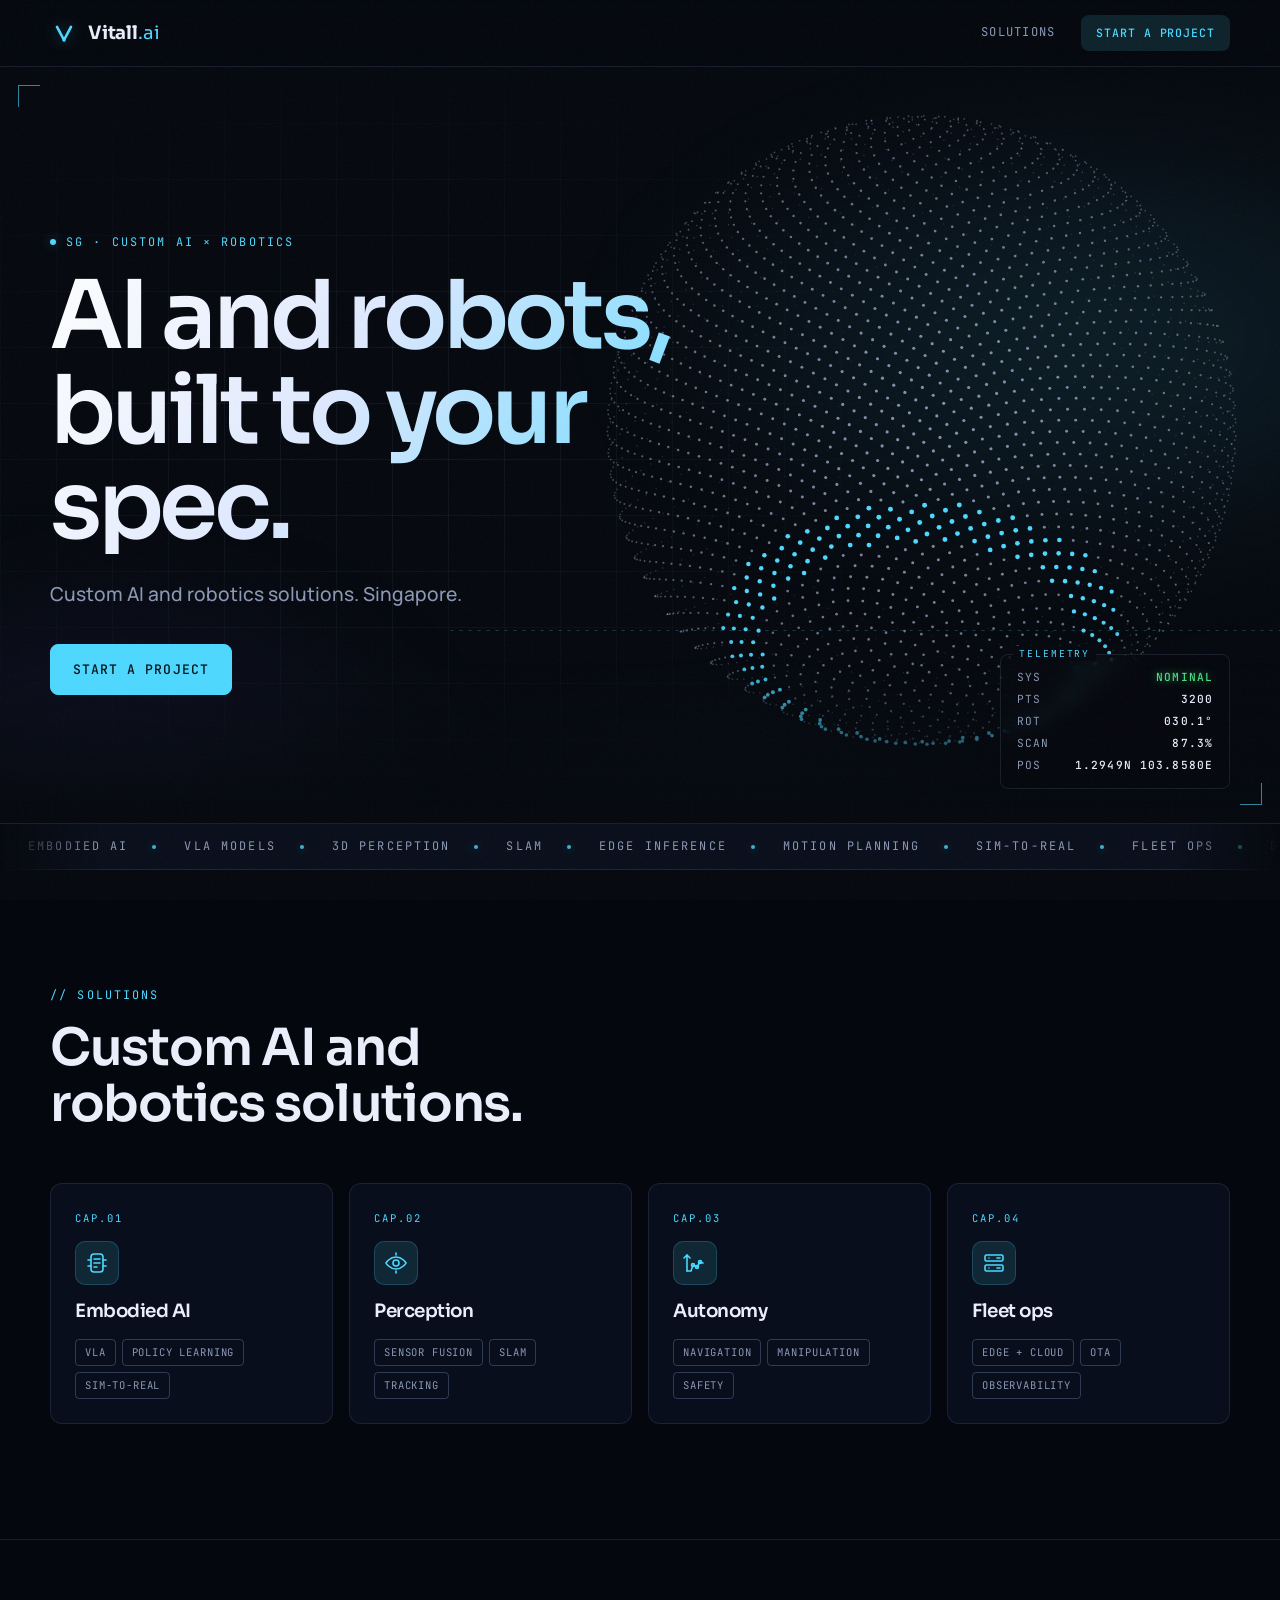
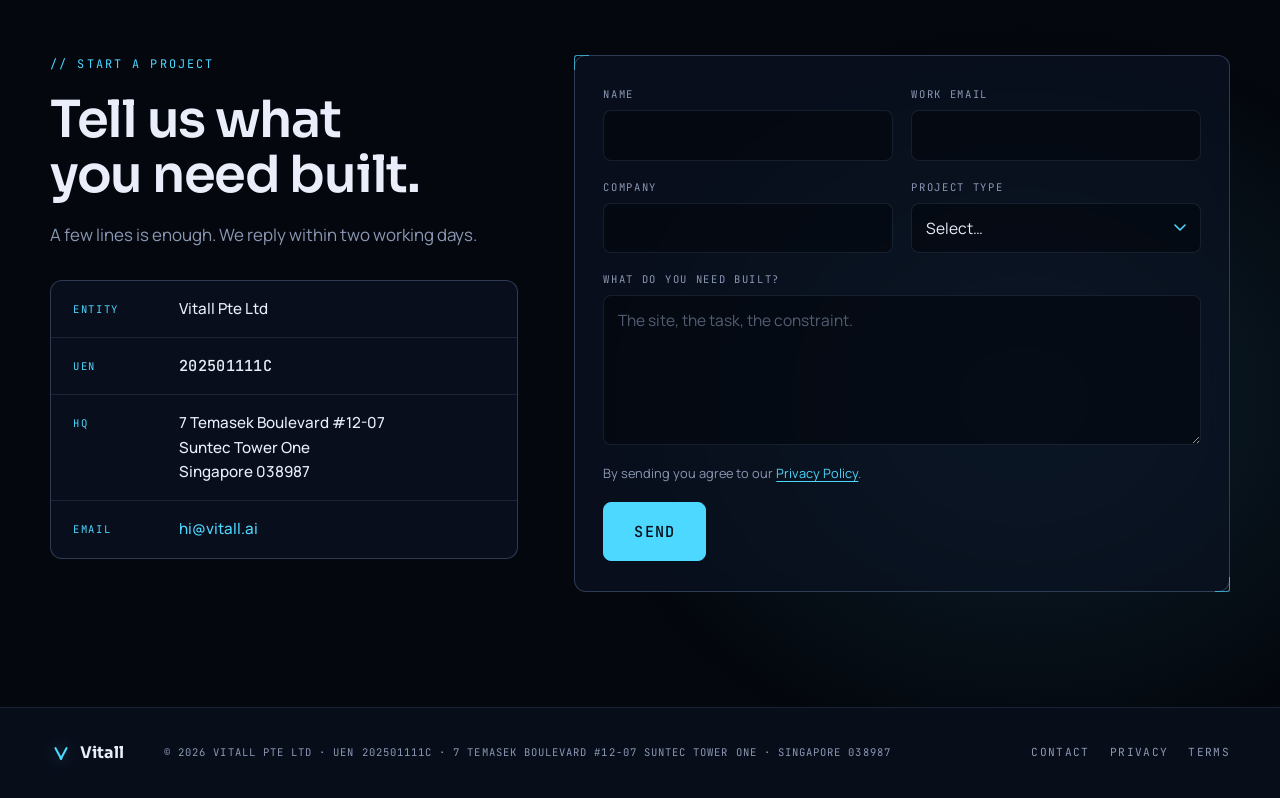
<file: site/index.html>
<!doctype html>
<html lang="en">
<head>
<meta charset="utf-8">
<meta name="viewport" content="width=device-width, initial-scale=1, viewport-fit=cover">
<title>Vitall</title>
<meta name="description" content="Vitall builds custom AI and robotics solutions for businesses in Singapore and the region — from perception and autonomy to fleet deployment.">
<meta property="og:title" content="Vitall — Custom AI &amp; Robotics Solutions · Singapore">
<meta property="og:description" content="Custom AI and robotics solutions, built for your operation. Sensor to fleet. Singapore.">
<meta property="og:type" content="website">
<meta property="og:url" content="https://vitall.ai/">
<meta name="theme-color" content="#04070d">
<link rel="icon" href="data:image/svg+xml,%3Csvg xmlns='http://www.w3.org/2000/svg' viewBox='0 0 64 64'%3E%3Crect width='64' height='64' rx='14' fill='%2304070d'/%3E%3Cpath d='M16 18l16 30 16-30' fill='none' stroke='%234dd8ff' stroke-width='6' stroke-linecap='round' stroke-linejoin='round'/%3E%3Ccircle cx='32' cy='48' r='4' fill='%234dd8ff'/%3E%3C/svg%3E">
<link rel="preconnect" href="https://fonts.googleapis.com">
<link rel="preconnect" href="https://fonts.gstatic.com" crossorigin>
<link rel="stylesheet" href="https://fonts.googleapis.com/css2?family=Sora:wght@300;400;600;700&family=Manrope:wght@400;500;600&family=JetBrains+Mono:wght@400;500&display=swap">
<link rel="stylesheet" href="assets/style.css">
</head>
<body>

<a class="skip" href="#main">Skip to content</a>
<div class="cursor-light" aria-hidden="true"></div>

<header class="nav" id="top">
  <div class="wrap nav-in">
    <a class="brand" href="#top" aria-label="Vitall home">
      <svg class="brand-mark" viewBox="0 0 64 64" aria-hidden="true">
        <path d="M16 18l16 30 16-30" fill="none" stroke="currentColor" stroke-width="6" stroke-linecap="round" stroke-linejoin="round"/>
        <circle cx="32" cy="48" r="4" fill="currentColor"/>
      </svg>
      <span class="brand-word">Vitall<span class="brand-tld">.ai</span></span>
    </a>
    <button class="nav-toggle" id="navToggle" aria-expanded="false" aria-controls="navLinks" aria-label="Menu">
      <span></span><span></span>
    </button>
    <nav class="nav-links" id="navLinks">
      <a href="#capabilities">Solutions</a>
      <a class="btn btn-small" href="#contact">Start a project</a>
    </nav>
  </div>
</header>

<main id="main">

<!-- HERO -->
<section class="hero">
  <div class="aurora" aria-hidden="true"></div>
  <canvas id="cloud" class="hero-canvas" aria-hidden="true"></canvas>
  <div class="hero-grid" aria-hidden="true"></div>
  <div class="wrap hero-in">
    <p class="eyebrow"><span class="dot"></span>SG · CUSTOM AI × ROBOTICS</p>
    <h1 class="hero-title">AI and robots,<br>built to your spec.</h1>
    <p class="hero-lede">Custom AI and robotics solutions. Singapore.</p>
    <div class="hero-cta">
      <a class="btn btn-primary" href="#contact">Start a project</a>
    </div>
  </div>
  <div class="hud" aria-hidden="true">
    <div class="hud-row"><span>SYS</span><b class="ok">NOMINAL</b></div>
    <div class="hud-row"><span>PTS</span><b id="hudPts">3200</b></div>
    <div class="hud-row"><span>ROT</span><b id="hudRot">000.0°</b></div>
    <div class="hud-row"><span>SCAN</span><b id="hudScan">00.0%</b></div>
    <div class="hud-row"><span>POS</span><b>1.2949N 103.8580E</b></div>
  </div>
  <div class="hero-corner tl" aria-hidden="true"></div>
  <div class="hero-corner br" aria-hidden="true"></div>
</section>

<!-- TICKER -->
<div class="ticker" aria-hidden="true">
  <div class="ticker-track">
    <span>Embodied AI</span><span>VLA models</span><span>3D perception</span><span>SLAM</span><span>Edge inference</span><span>Motion planning</span><span>Sim-to-real</span><span>Fleet ops</span><span>Digital twins</span><span>Closed-loop control</span>
    <span>Embodied AI</span><span>VLA models</span><span>3D perception</span><span>SLAM</span><span>Edge inference</span><span>Motion planning</span><span>Sim-to-real</span><span>Fleet ops</span><span>Digital twins</span><span>Closed-loop control</span>
  </div>
</div>

<!-- CAPABILITIES -->
<section class="section" id="capabilities">
  <div class="wrap">
    <div class="section-head reveal">
      <p class="eyebrow">// Solutions</p>
      <h2>Custom AI and robotics solutions.</h2>
    </div>
    <div class="cards">
      <article class="card hud-box reveal">
        <span class="card-id">CAP.01</span>
        <div class="card-icon"><svg viewBox="0 0 24 24" aria-hidden="true"><path d="M9 3h6a3 3 0 0 1 3 3v12a3 3 0 0 1-3 3H9a3 3 0 0 1-3-3V6a3 3 0 0 1 3-3z"/><path d="M9 8h6M9 12h6M9 16h3"/><path d="M3 9h3M3 15h3M18 9h3M18 15h3"/></svg></div>
        <h3>Embodied AI</h3>
        <ul class="tags"><li>VLA</li><li>Policy learning</li><li>Sim-to-real</li></ul>
      </article>
      <article class="card hud-box reveal">
        <span class="card-id">CAP.02</span>
        <div class="card-icon"><svg viewBox="0 0 24 24" aria-hidden="true"><circle cx="12" cy="12" r="3"/><path d="M2 12s3.5-6 10-6 10 6 10 6-3.5 6-10 6S2 12 2 12z"/><path d="M12 2v2M12 20v2"/></svg></div>
        <h3>Perception</h3>
        <ul class="tags"><li>Sensor fusion</li><li>SLAM</li><li>Tracking</li></ul>
      </article>
      <article class="card hud-box reveal">
        <span class="card-id">CAP.03</span>
        <div class="card-icon"><svg viewBox="0 0 24 24" aria-hidden="true"><path d="M4 20h4l2-6 4 2 3-5 3 1"/><circle cx="10" cy="14" r="1.5"/><circle cx="14" cy="16" r="1.5"/><circle cx="17" cy="11" r="1.5"/><path d="M4 4v16"/><path d="M4 4l3 3M4 4l-3 3"/></svg></div>
        <h3>Autonomy</h3>
        <ul class="tags"><li>Navigation</li><li>Manipulation</li><li>Safety</li></ul>
      </article>
      <article class="card hud-box reveal">
        <span class="card-id">CAP.04</span>
        <div class="card-icon"><svg viewBox="0 0 24 24" aria-hidden="true"><rect x="3" y="4" width="18" height="6" rx="1.5"/><rect x="3" y="14" width="18" height="6" rx="1.5"/><path d="M7 7h.01M7 17h.01"/><path d="M15 7h3M15 17h3"/></svg></div>
        <h3>Fleet ops</h3>
        <ul class="tags"><li>Edge + cloud</li><li>OTA</li><li>Observability</li></ul>
      </article>
    </div>
  </div>
</section>


<!-- CONTACT -->
<section class="section contact-section" id="contact">
  <div class="wrap contact-grid">
    <div class="contact-intro reveal">
      <p class="eyebrow">// Start a project</p>
      <h2>Tell us what you need built.</h2>
      <p class="lede">A few lines is enough. We reply within two working days.</p>
      <dl class="facts hud-box" aria-label="Company details">
        <div><dt>Entity</dt><dd>Vitall Pte Ltd</dd></div>
        <div><dt>UEN</dt><dd class="mono">202501111C</dd></div>
        <div><dt>HQ</dt><dd>7 Temasek Boulevard #12-07<br>Suntec Tower One<br>Singapore 038987</dd></div>
        <div><dt>Email</dt><dd><a href="mailto:hi@vitall.ai">hi@vitall.ai</a></dd></div>
      </dl>
    </div>

    <form class="cform hud-box reveal" id="contactForm" action="mailto:hi@vitall.ai" method="post" novalidate>
      <div class="cform-row">
        <div class="field">
          <label for="cf-name">Name</label>
          <input id="cf-name" name="name" type="text" autocomplete="name" required>
        </div>
        <div class="field">
          <label for="cf-email">Work email</label>
          <input id="cf-email" name="email" type="email" autocomplete="email" required>
        </div>
      </div>
      <div class="cform-row">
        <div class="field">
          <label for="cf-company">Company</label>
          <input id="cf-company" name="company" type="text" autocomplete="organization">
        </div>
        <div class="field">
          <label for="cf-type">Project type</label>
          <select id="cf-type" name="type">
            <option value="">Select…</option>
            <option>AI system</option>
            <option>Robot / automation</option>
            <option>Perception / vision</option>
            <option>Fleet / operations</option>
            <option>Not sure yet</option>
          </select>
        </div>
      </div>
      <div class="field">
        <label for="cf-msg">What do you need built?</label>
        <textarea id="cf-msg" name="message" rows="5" required placeholder="The site, the task, the constraint."></textarea>
      </div>
      <div class="field hp" aria-hidden="true">
        <label for="cf-web">Website</label>
        <input id="cf-web" name="website" type="text" tabindex="-1" autocomplete="off">
      </div>
      <p class="cform-consent">By sending you agree to our <a href="privacy.html">Privacy Policy</a>.</p>
      <div class="cform-actions">
        <button class="btn btn-primary btn-lg" type="submit" id="cf-submit">Send</button>
        <p class="cform-status mono" id="cf-status" role="status" aria-live="polite"></p>
      </div>
    </form>
  </div>
</section>

</main>

<footer class="footer">
  <div class="wrap footer-in">
    <div class="footer-brand">
      <svg class="brand-mark" viewBox="0 0 64 64" aria-hidden="true">
        <path d="M16 18l16 30 16-30" fill="none" stroke="currentColor" stroke-width="6" stroke-linecap="round" stroke-linejoin="round"/>
        <circle cx="32" cy="48" r="4" fill="currentColor"/>
      </svg>
      <span>Vitall</span>
    </div>
    <p class="footer-legal mono">© 2026 VITALL PTE LTD · UEN 202501111C · 7 TEMASEK BOULEVARD #12-07 SUNTEC TOWER ONE · SINGAPORE 038987</p>
    <nav class="footer-links" aria-label="Footer">
      <a href="#contact">Contact</a>
      <a href="privacy.html">Privacy</a>
      <a href="terms.html">Terms</a>
    </nav>
  </div>
</footer>

<script src="assets/site.js" defer></script>
</body>
</html>
</file>
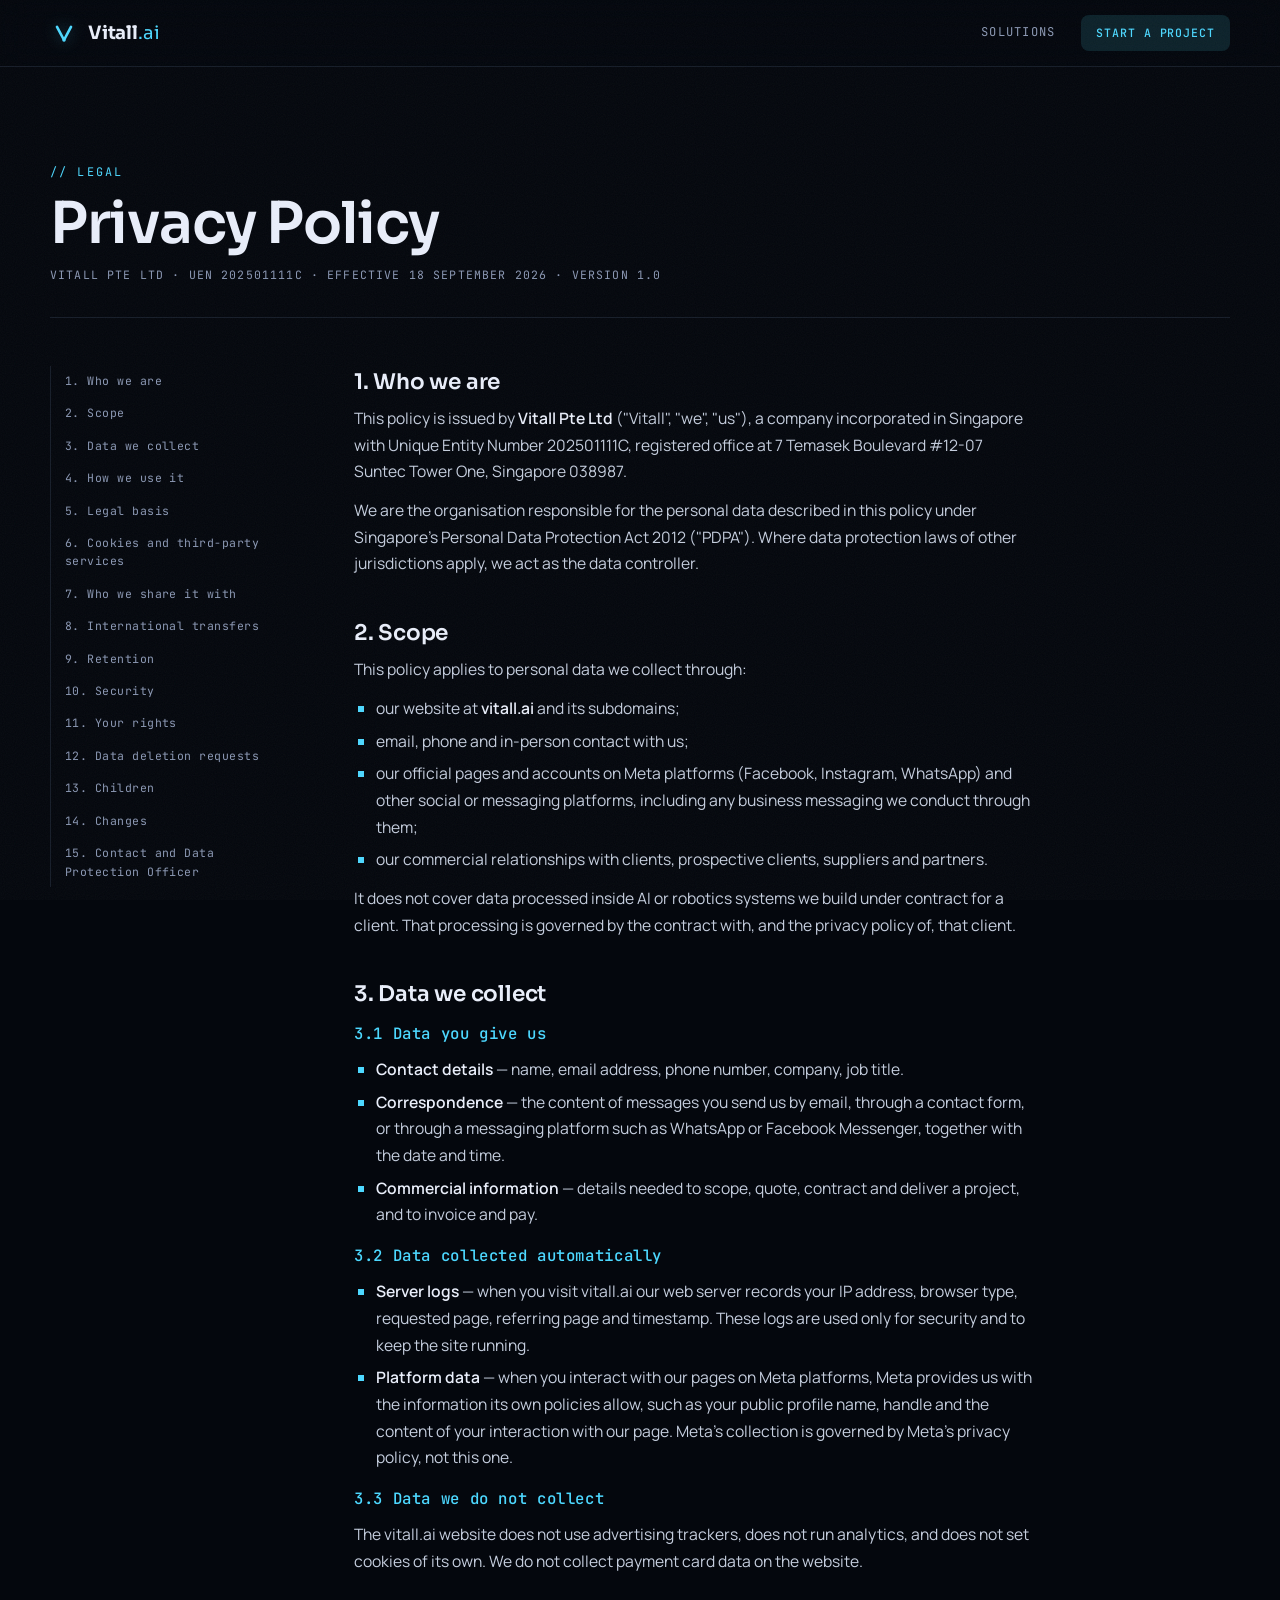
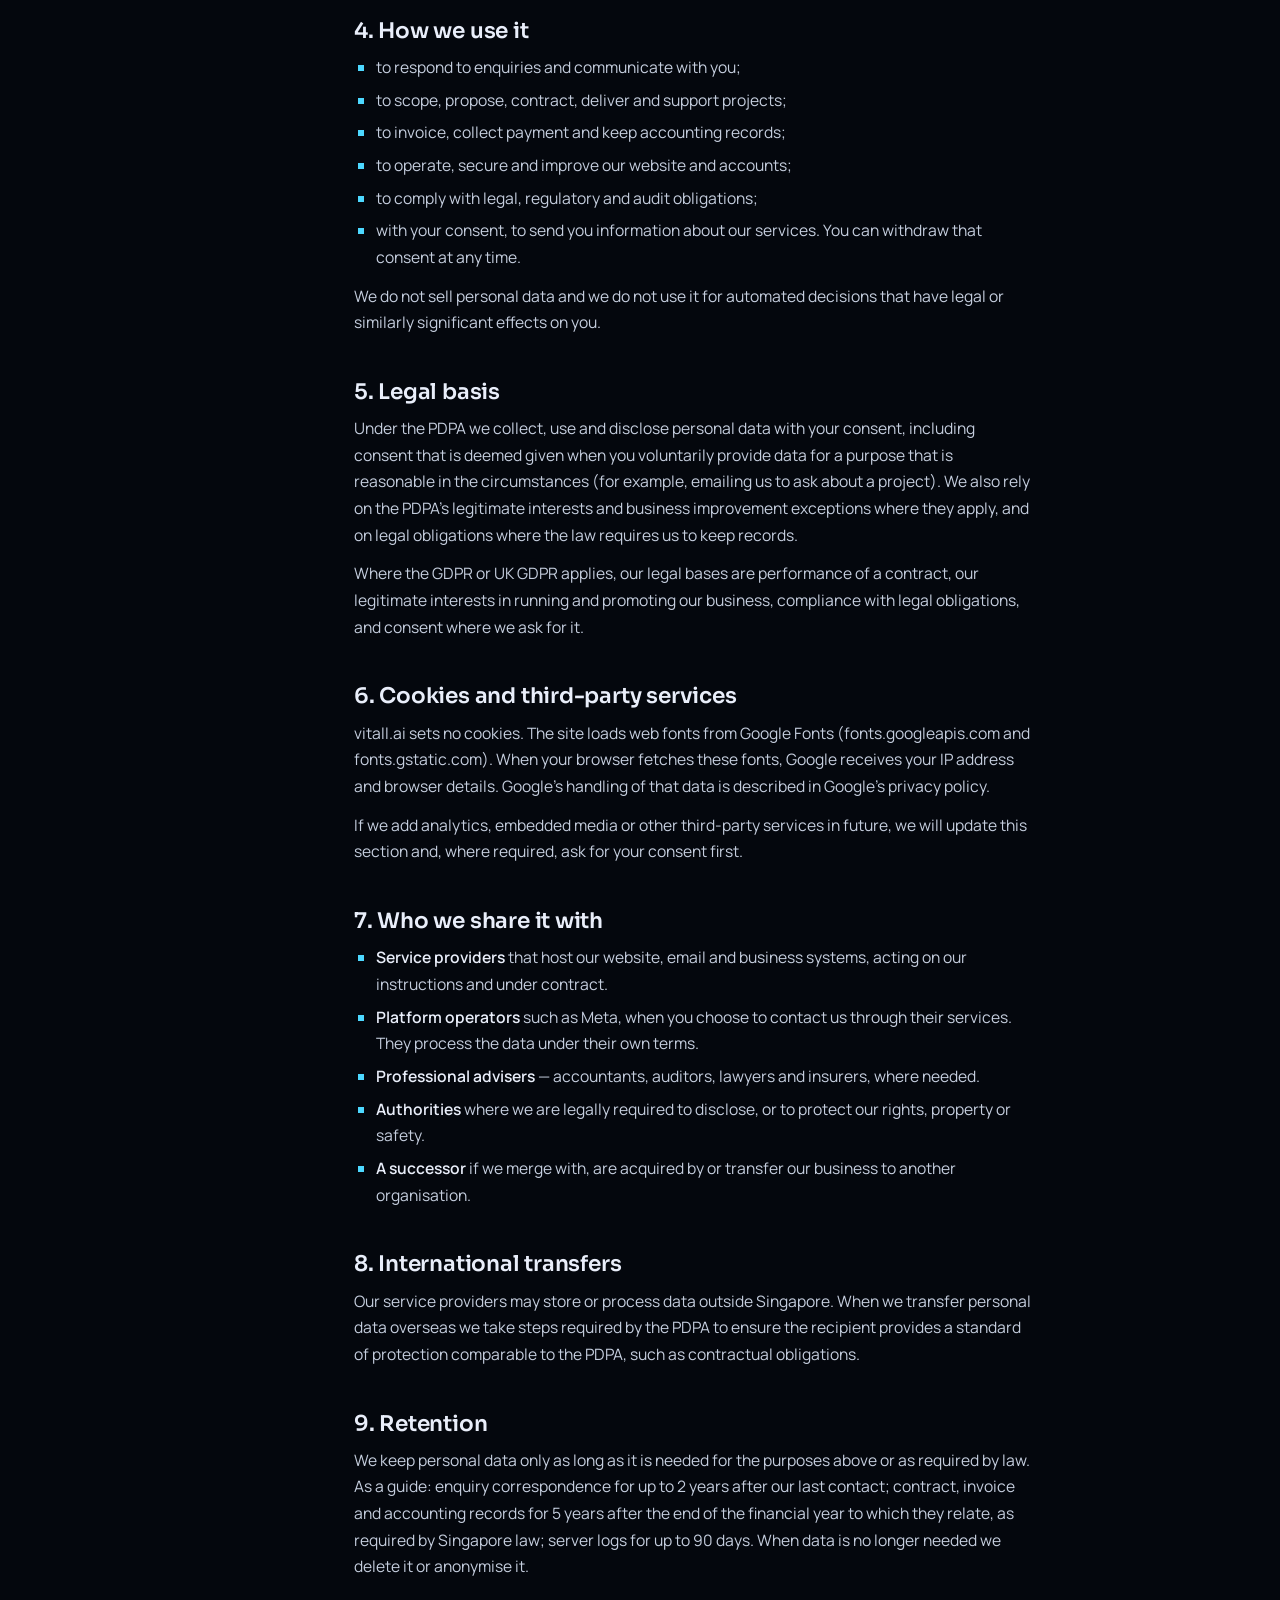
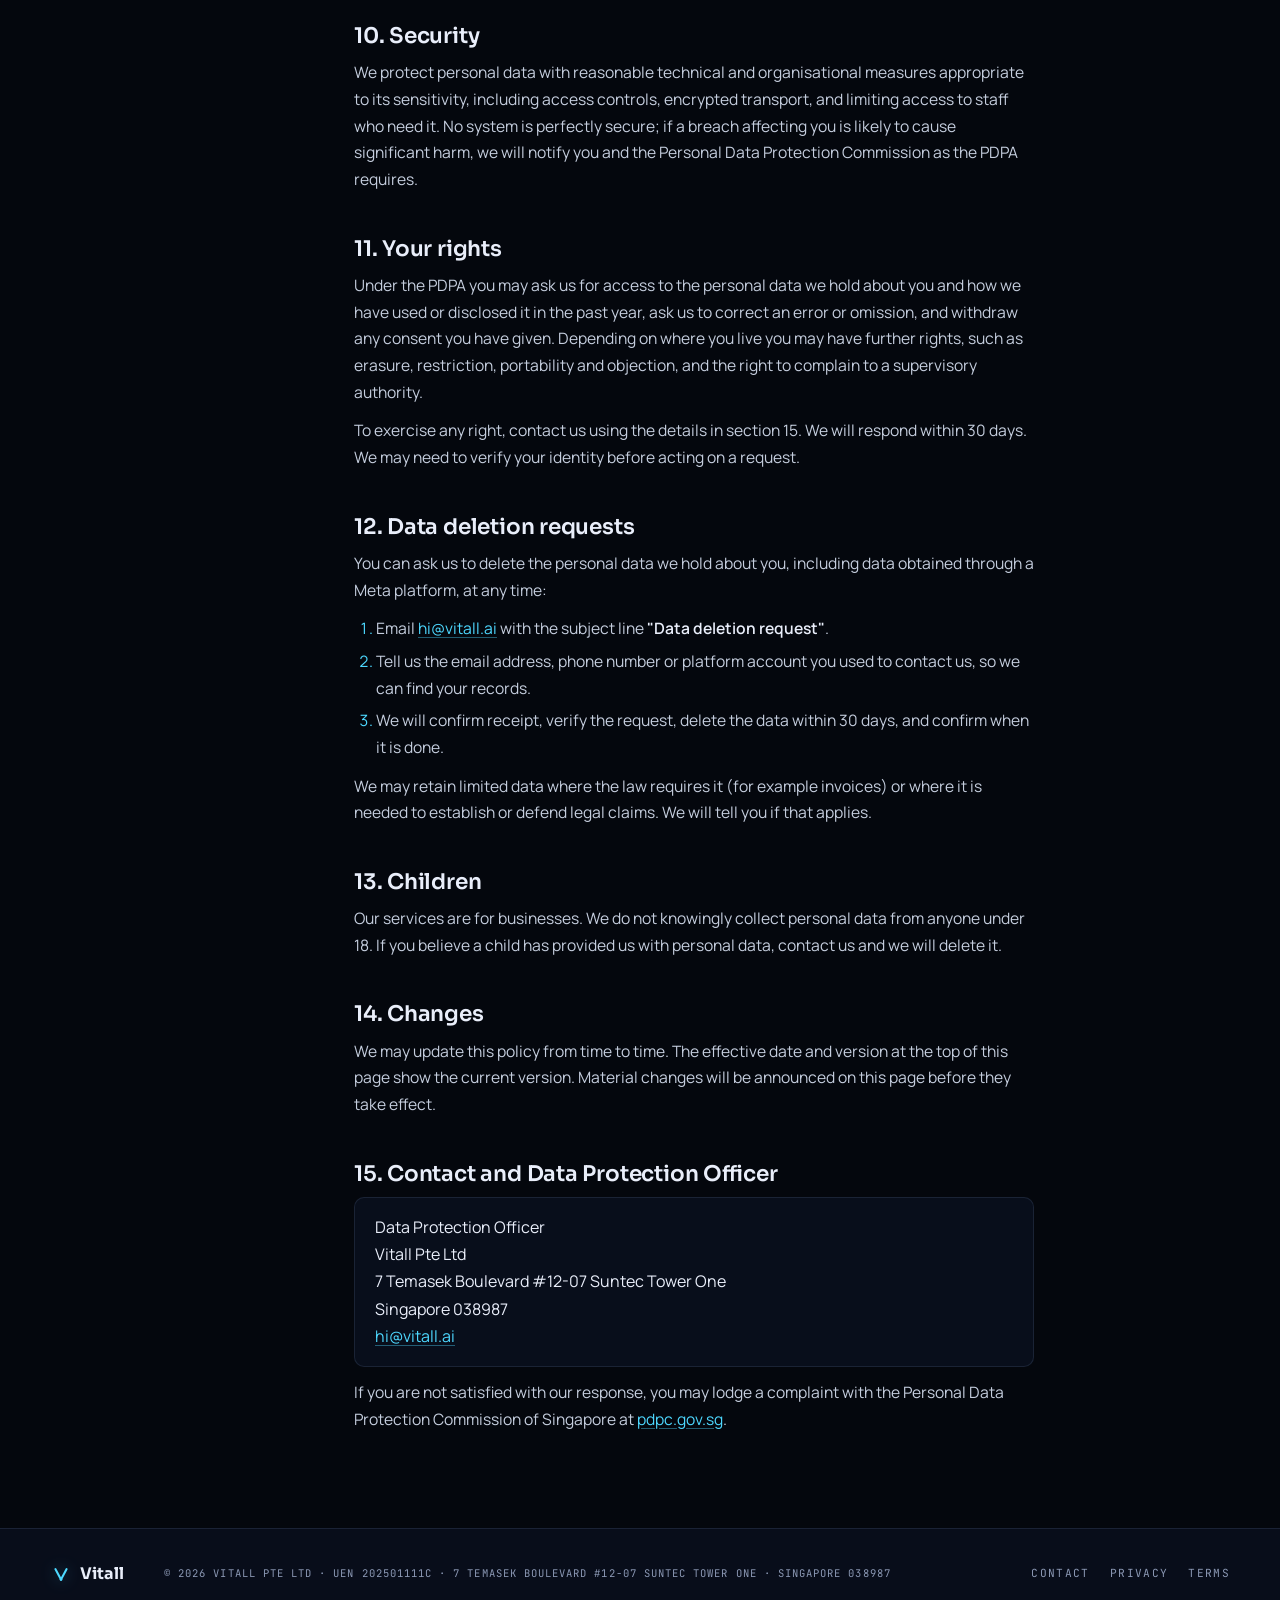
<file: site/privacy.html>
<!doctype html>
<html lang="en">
<head>
<meta charset="utf-8">
<meta name="viewport" content="width=device-width, initial-scale=1, viewport-fit=cover">
<title>Privacy Policy — Vitall</title>
<meta name="description" content="Privacy policy for Vitall Pte Ltd (Singapore): what personal data we collect, how we use it, and how to request access, correction or deletion.">
<meta name="robots" content="index,follow">
<meta name="theme-color" content="#04070d">
<link rel="icon" href="data:image/svg+xml,%3Csvg xmlns='http://www.w3.org/2000/svg' viewBox='0 0 64 64'%3E%3Crect width='64' height='64' rx='14' fill='%2304070d'/%3E%3Cpath d='M16 18l16 30 16-30' fill='none' stroke='%234dd8ff' stroke-width='6' stroke-linecap='round' stroke-linejoin='round'/%3E%3Ccircle cx='32' cy='48' r='4' fill='%234dd8ff'/%3E%3C/svg%3E">
<link rel="preconnect" href="https://fonts.googleapis.com">
<link rel="preconnect" href="https://fonts.gstatic.com" crossorigin>
<link rel="stylesheet" href="https://fonts.googleapis.com/css2?family=Sora:wght@300;400;600;700&family=Manrope:wght@400;500;600&family=JetBrains+Mono:wght@400;500&display=swap">
<link rel="stylesheet" href="assets/style.css">
</head>
<body class="doc-page">

<a class="skip" href="#main">Skip to content</a>

<header class="nav" id="top">
  <div class="wrap nav-in">
    <a class="brand" href="index.html" aria-label="Vitall home">
      <svg class="brand-mark" viewBox="0 0 64 64" aria-hidden="true">
        <path d="M16 18l16 30 16-30" fill="none" stroke="currentColor" stroke-width="6" stroke-linecap="round" stroke-linejoin="round"/>
        <circle cx="32" cy="48" r="4" fill="currentColor"/>
      </svg>
      <span class="brand-word">Vitall<span class="brand-tld">.ai</span></span>
    </a>
    <button class="nav-toggle" id="navToggle" aria-expanded="false" aria-controls="navLinks" aria-label="Menu">
      <span></span><span></span>
    </button>
    <nav class="nav-links" id="navLinks">
      <a href="index.html#capabilities">Solutions</a>
      <a class="btn btn-small" href="index.html#contact">Start a project</a>
    </nav>
  </div>
</header>

<main id="main" class="doc">
  <div class="wrap doc-wrap">
    <header class="doc-head">
      <p class="eyebrow">// Legal</p>
      <h1>Privacy Policy</h1>
      <p class="doc-meta mono">Vitall Pte Ltd · UEN 202501111C · Effective 18 September 2026 · Version 1.0</p>
    </header>

    <nav class="doc-toc" aria-label="Contents">
      <a href="#who">1. Who we are</a>
      <a href="#scope">2. Scope</a>
      <a href="#collect">3. Data we collect</a>
      <a href="#use">4. How we use it</a>
      <a href="#basis">5. Legal basis</a>
      <a href="#cookies">6. Cookies and third-party services</a>
      <a href="#share">7. Who we share it with</a>
      <a href="#transfer">8. International transfers</a>
      <a href="#retain">9. Retention</a>
      <a href="#security">10. Security</a>
      <a href="#rights">11. Your rights</a>
      <a href="#deletion">12. Data deletion requests</a>
      <a href="#children">13. Children</a>
      <a href="#changes">14. Changes</a>
      <a href="#contact">15. Contact and Data Protection Officer</a>
    </nav>

    <article class="doc-body">
      <section id="who">
        <h2>1. Who we are</h2>
        <p>This policy is issued by <strong>Vitall Pte Ltd</strong> ("Vitall", "we", "us"), a company incorporated in Singapore with Unique Entity Number 202501111C, registered office at 7 Temasek Boulevard #12-07 Suntec Tower One, Singapore 038987.</p>
        <p>We are the organisation responsible for the personal data described in this policy under Singapore's Personal Data Protection Act 2012 ("PDPA"). Where data protection laws of other jurisdictions apply, we act as the data controller.</p>
      </section>

      <section id="scope">
        <h2>2. Scope</h2>
        <p>This policy applies to personal data we collect through:</p>
        <ul>
          <li>our website at <strong>vitall.ai</strong> and its subdomains;</li>
          <li>email, phone and in-person contact with us;</li>
          <li>our official pages and accounts on Meta platforms (Facebook, Instagram, WhatsApp) and other social or messaging platforms, including any business messaging we conduct through them;</li>
          <li>our commercial relationships with clients, prospective clients, suppliers and partners.</li>
        </ul>
        <p>It does not cover data processed inside AI or robotics systems we build under contract for a client. That processing is governed by the contract with, and the privacy policy of, that client.</p>
      </section>

      <section id="collect">
        <h2>3. Data we collect</h2>
        <h3>3.1 Data you give us</h3>
        <ul>
          <li><strong>Contact details</strong> — name, email address, phone number, company, job title.</li>
          <li><strong>Correspondence</strong> — the content of messages you send us by email, through a contact form, or through a messaging platform such as WhatsApp or Facebook Messenger, together with the date and time.</li>
          <li><strong>Commercial information</strong> — details needed to scope, quote, contract and deliver a project, and to invoice and pay.</li>
        </ul>
        <h3>3.2 Data collected automatically</h3>
        <ul>
          <li><strong>Server logs</strong> — when you visit vitall.ai our web server records your IP address, browser type, requested page, referring page and timestamp. These logs are used only for security and to keep the site running.</li>
          <li><strong>Platform data</strong> — when you interact with our pages on Meta platforms, Meta provides us with the information its own policies allow, such as your public profile name, handle and the content of your interaction with our page. Meta's collection is governed by Meta's privacy policy, not this one.</li>
        </ul>
        <h3>3.3 Data we do not collect</h3>
        <p>The vitall.ai website does not use advertising trackers, does not run analytics, and does not set cookies of its own. We do not collect payment card data on the website.</p>
      </section>

      <section id="use">
        <h2>4. How we use it</h2>
        <ul>
          <li>to respond to enquiries and communicate with you;</li>
          <li>to scope, propose, contract, deliver and support projects;</li>
          <li>to invoice, collect payment and keep accounting records;</li>
          <li>to operate, secure and improve our website and accounts;</li>
          <li>to comply with legal, regulatory and audit obligations;</li>
          <li>with your consent, to send you information about our services. You can withdraw that consent at any time.</li>
        </ul>
        <p>We do not sell personal data and we do not use it for automated decisions that have legal or similarly significant effects on you.</p>
      </section>

      <section id="basis">
        <h2>5. Legal basis</h2>
        <p>Under the PDPA we collect, use and disclose personal data with your consent, including consent that is deemed given when you voluntarily provide data for a purpose that is reasonable in the circumstances (for example, emailing us to ask about a project). We also rely on the PDPA's legitimate interests and business improvement exceptions where they apply, and on legal obligations where the law requires us to keep records.</p>
        <p>Where the GDPR or UK GDPR applies, our legal bases are performance of a contract, our legitimate interests in running and promoting our business, compliance with legal obligations, and consent where we ask for it.</p>
      </section>

      <section id="cookies">
        <h2>6. Cookies and third-party services</h2>
        <p>vitall.ai sets no cookies. The site loads web fonts from Google Fonts (fonts.googleapis.com and fonts.gstatic.com). When your browser fetches these fonts, Google receives your IP address and browser details. Google's handling of that data is described in Google's privacy policy.</p>
        <p>If we add analytics, embedded media or other third-party services in future, we will update this section and, where required, ask for your consent first.</p>
      </section>

      <section id="share">
        <h2>7. Who we share it with</h2>
        <ul>
          <li><strong>Service providers</strong> that host our website, email and business systems, acting on our instructions and under contract.</li>
          <li><strong>Platform operators</strong> such as Meta, when you choose to contact us through their services. They process the data under their own terms.</li>
          <li><strong>Professional advisers</strong> — accountants, auditors, lawyers and insurers, where needed.</li>
          <li><strong>Authorities</strong> where we are legally required to disclose, or to protect our rights, property or safety.</li>
          <li><strong>A successor</strong> if we merge with, are acquired by or transfer our business to another organisation.</li>
        </ul>
      </section>

      <section id="transfer">
        <h2>8. International transfers</h2>
        <p>Our service providers may store or process data outside Singapore. When we transfer personal data overseas we take steps required by the PDPA to ensure the recipient provides a standard of protection comparable to the PDPA, such as contractual obligations.</p>
      </section>

      <section id="retain">
        <h2>9. Retention</h2>
        <p>We keep personal data only as long as it is needed for the purposes above or as required by law. As a guide: enquiry correspondence for up to 2 years after our last contact; contract, invoice and accounting records for 5 years after the end of the financial year to which they relate, as required by Singapore law; server logs for up to 90 days. When data is no longer needed we delete it or anonymise it.</p>
      </section>

      <section id="security">
        <h2>10. Security</h2>
        <p>We protect personal data with reasonable technical and organisational measures appropriate to its sensitivity, including access controls, encrypted transport, and limiting access to staff who need it. No system is perfectly secure; if a breach affecting you is likely to cause significant harm, we will notify you and the Personal Data Protection Commission as the PDPA requires.</p>
      </section>

      <section id="rights">
        <h2>11. Your rights</h2>
        <p>Under the PDPA you may ask us for access to the personal data we hold about you and how we have used or disclosed it in the past year, ask us to correct an error or omission, and withdraw any consent you have given. Depending on where you live you may have further rights, such as erasure, restriction, portability and objection, and the right to complain to a supervisory authority.</p>
        <p>To exercise any right, contact us using the details in section 15. We will respond within 30 days. We may need to verify your identity before acting on a request.</p>
      </section>

      <section id="deletion">
        <h2>12. Data deletion requests</h2>
        <p>You can ask us to delete the personal data we hold about you, including data obtained through a Meta platform, at any time:</p>
        <ol>
          <li>Email <a href="mailto:hi@vitall.ai?subject=Data%20deletion%20request">hi@vitall.ai</a> with the subject line <strong>"Data deletion request"</strong>.</li>
          <li>Tell us the email address, phone number or platform account you used to contact us, so we can find your records.</li>
          <li>We will confirm receipt, verify the request, delete the data within 30 days, and confirm when it is done.</li>
        </ol>
        <p>We may retain limited data where the law requires it (for example invoices) or where it is needed to establish or defend legal claims. We will tell you if that applies.</p>
      </section>

      <section id="children">
        <h2>13. Children</h2>
        <p>Our services are for businesses. We do not knowingly collect personal data from anyone under 18. If you believe a child has provided us with personal data, contact us and we will delete it.</p>
      </section>

      <section id="changes">
        <h2>14. Changes</h2>
        <p>We may update this policy from time to time. The effective date and version at the top of this page show the current version. Material changes will be announced on this page before they take effect.</p>
      </section>

      <section id="contact">
        <h2>15. Contact and Data Protection Officer</h2>
        <address class="doc-address">
          Data Protection Officer<br>
          Vitall Pte Ltd<br>
          7 Temasek Boulevard #12-07 Suntec Tower One<br>
          Singapore 038987<br>
          <a href="mailto:hi@vitall.ai">hi@vitall.ai</a>
        </address>
        <p>If you are not satisfied with our response, you may lodge a complaint with the Personal Data Protection Commission of Singapore at <a href="https://www.pdpc.gov.sg" rel="noopener">pdpc.gov.sg</a>.</p>
      </section>
    </article>
  </div>
</main>

<footer class="footer">
  <div class="wrap footer-in">
    <div class="footer-brand">
      <svg class="brand-mark" viewBox="0 0 64 64" aria-hidden="true">
        <path d="M16 18l16 30 16-30" fill="none" stroke="currentColor" stroke-width="6" stroke-linecap="round" stroke-linejoin="round"/>
        <circle cx="32" cy="48" r="4" fill="currentColor"/>
      </svg>
      <span>Vitall</span>
    </div>
    <p class="footer-legal mono">© 2026 VITALL PTE LTD · UEN 202501111C · 7 TEMASEK BOULEVARD #12-07 SUNTEC TOWER ONE · SINGAPORE 038987</p>
    <nav class="footer-links" aria-label="Footer">
      <a href="index.html#contact">Contact</a>
      <a href="privacy.html">Privacy</a>
      <a href="terms.html">Terms</a>
    </nav>
  </div>
</footer>

<script src="assets/site.js" defer></script>
</body>
</html>
</file>
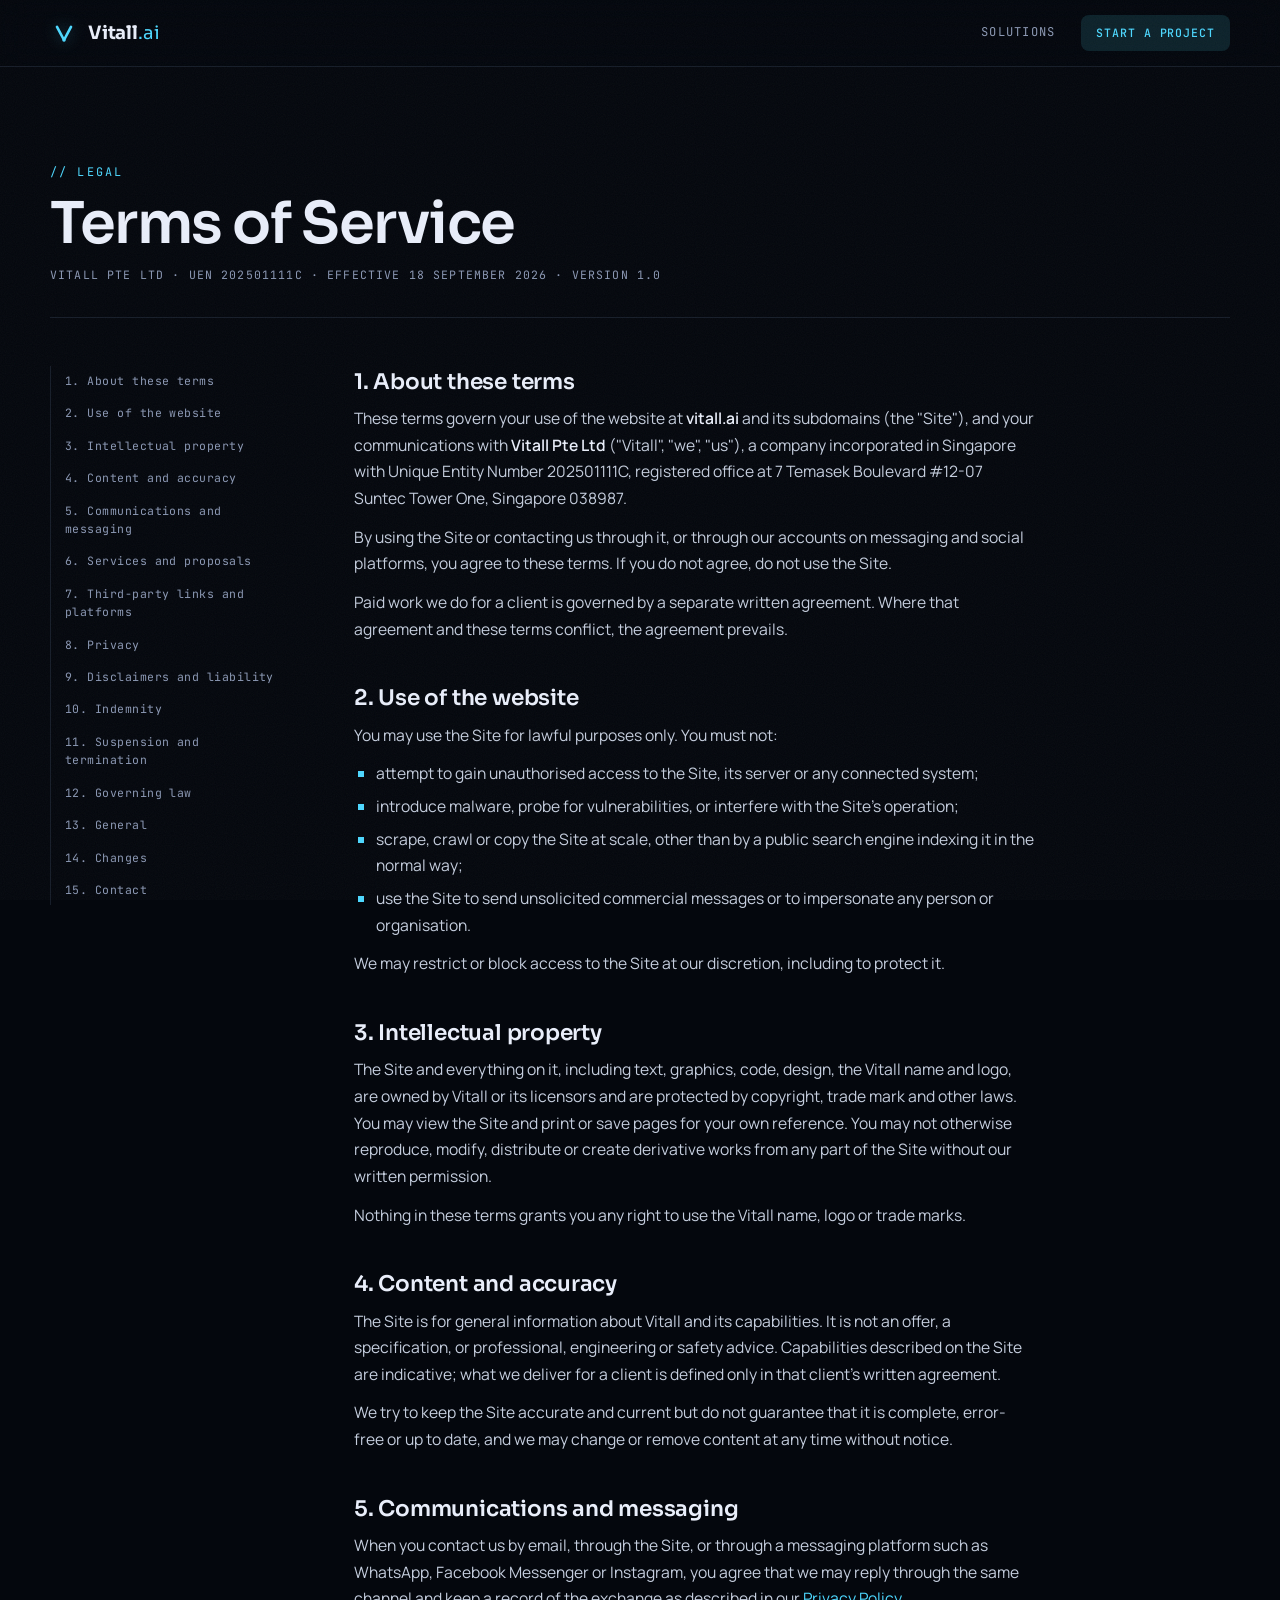
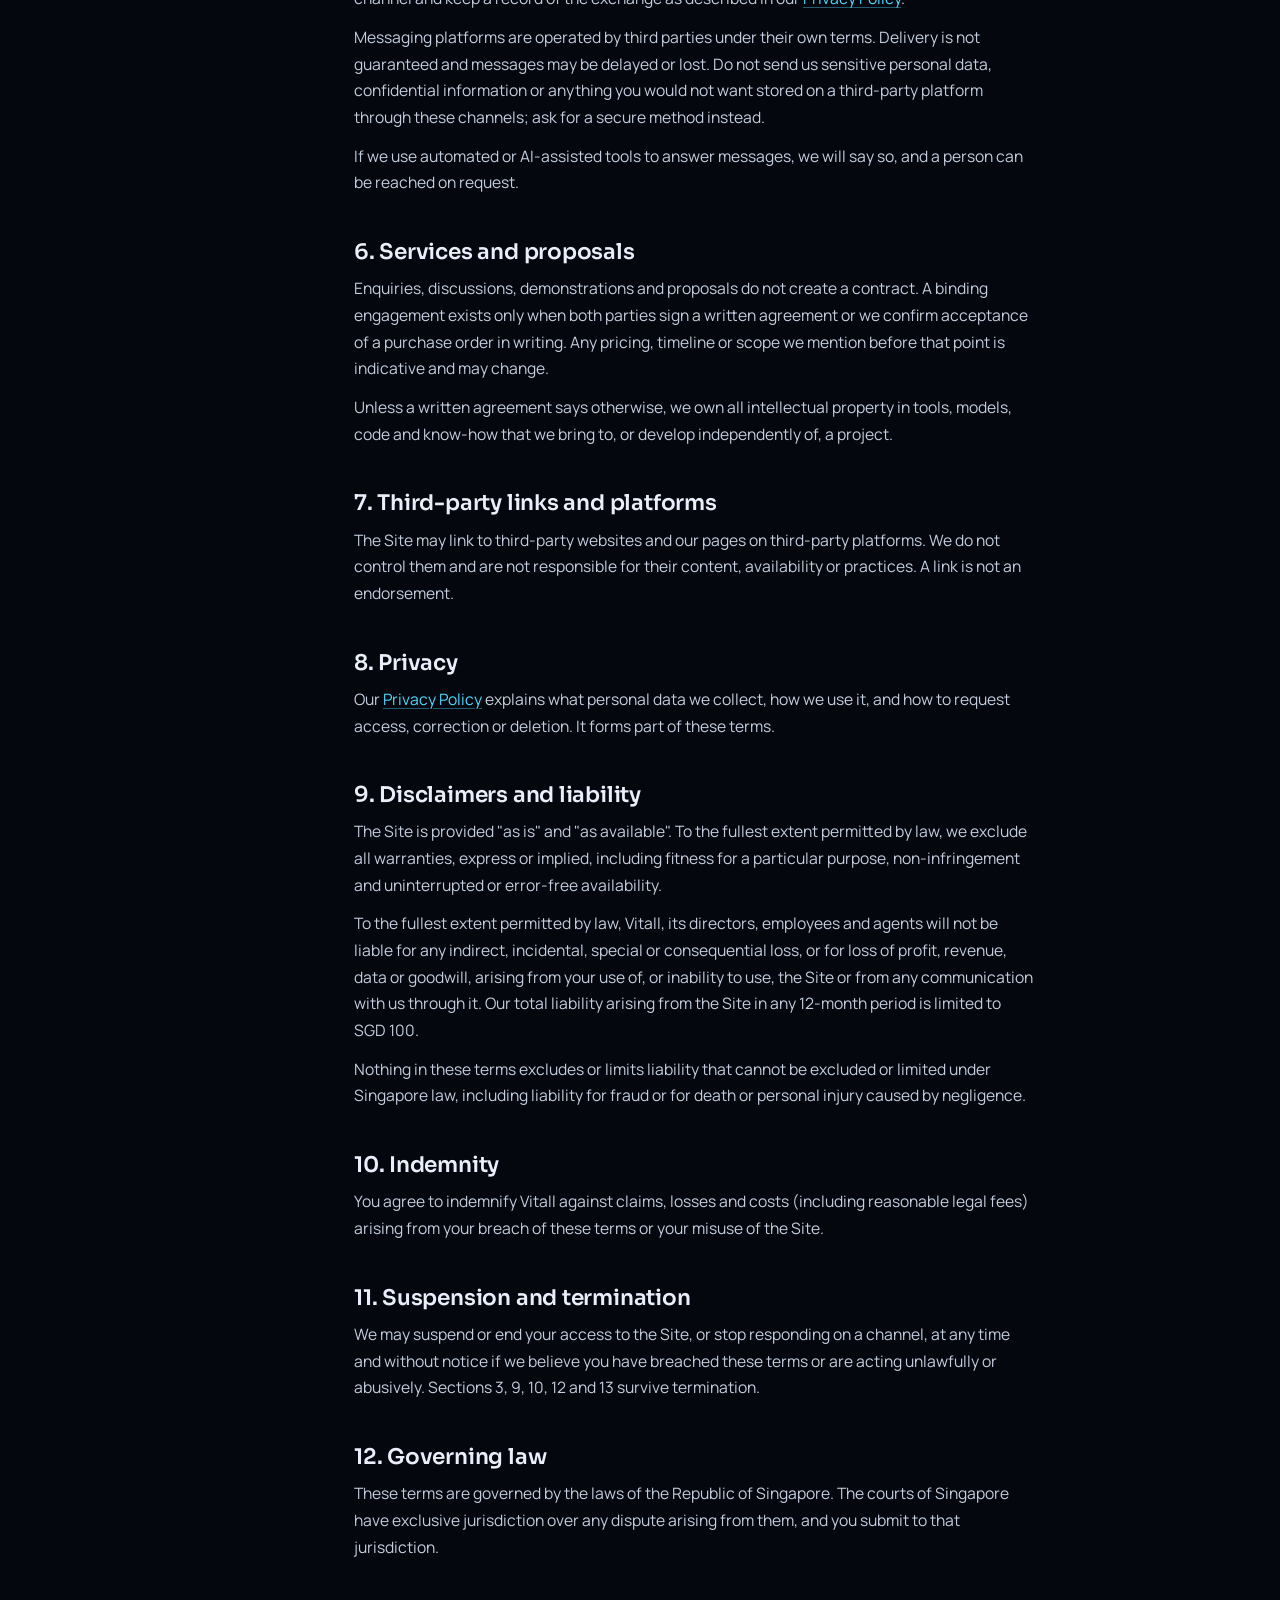
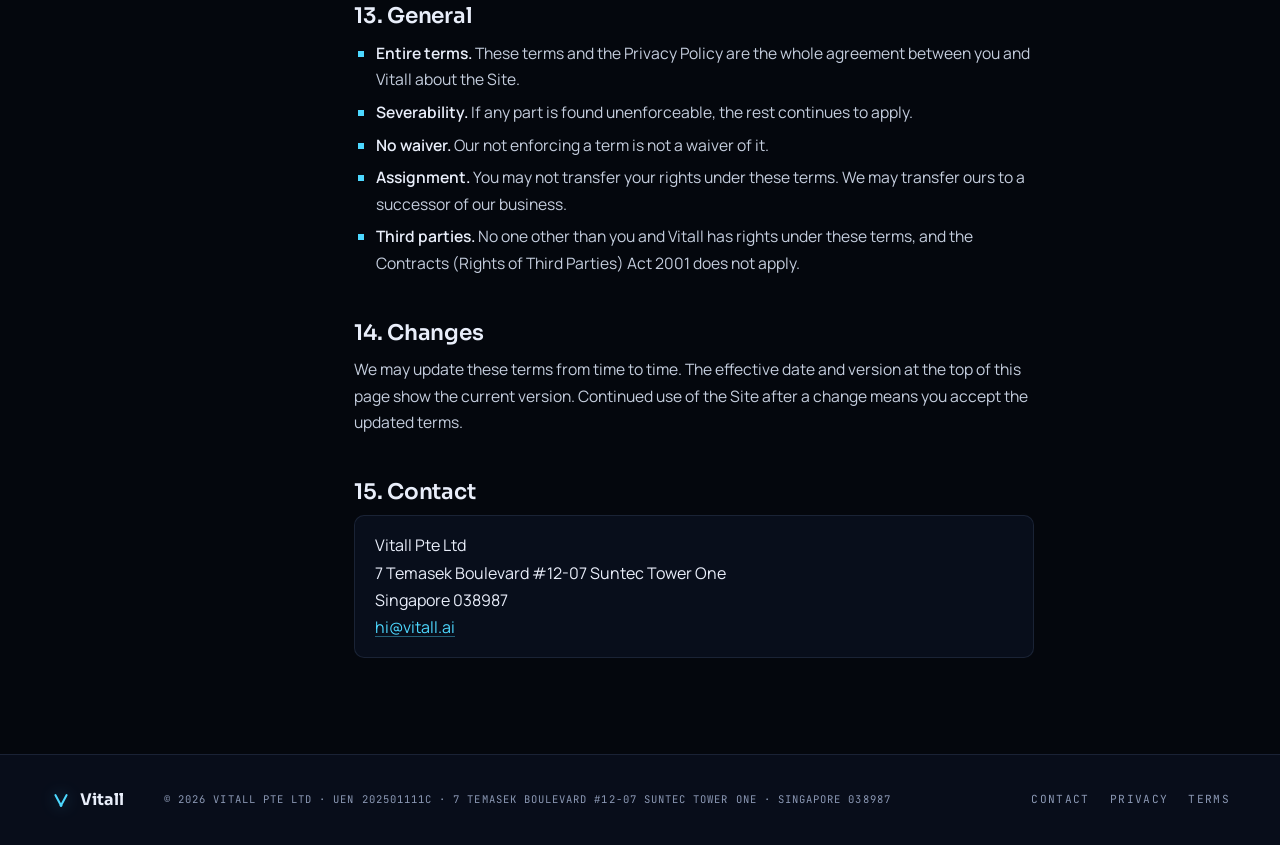
<file: site/terms.html>
<!doctype html>
<html lang="en">
<head>
<meta charset="utf-8">
<meta name="viewport" content="width=device-width, initial-scale=1, viewport-fit=cover">
<title>Terms of Service — Vitall</title>
<meta name="description" content="Terms of service for the vitall.ai website and for communications with Vitall Pte Ltd (Singapore).">
<meta name="robots" content="index,follow">
<meta name="theme-color" content="#04070d">
<link rel="icon" href="data:image/svg+xml,%3Csvg xmlns='http://www.w3.org/2000/svg' viewBox='0 0 64 64'%3E%3Crect width='64' height='64' rx='14' fill='%2304070d'/%3E%3Cpath d='M16 18l16 30 16-30' fill='none' stroke='%234dd8ff' stroke-width='6' stroke-linecap='round' stroke-linejoin='round'/%3E%3Ccircle cx='32' cy='48' r='4' fill='%234dd8ff'/%3E%3C/svg%3E">
<link rel="preconnect" href="https://fonts.googleapis.com">
<link rel="preconnect" href="https://fonts.gstatic.com" crossorigin>
<link rel="stylesheet" href="https://fonts.googleapis.com/css2?family=Sora:wght@300;400;600;700&family=Manrope:wght@400;500;600&family=JetBrains+Mono:wght@400;500&display=swap">
<link rel="stylesheet" href="assets/style.css">
</head>
<body class="doc-page">

<a class="skip" href="#main">Skip to content</a>

<header class="nav" id="top">
  <div class="wrap nav-in">
    <a class="brand" href="index.html" aria-label="Vitall home">
      <svg class="brand-mark" viewBox="0 0 64 64" aria-hidden="true">
        <path d="M16 18l16 30 16-30" fill="none" stroke="currentColor" stroke-width="6" stroke-linecap="round" stroke-linejoin="round"/>
        <circle cx="32" cy="48" r="4" fill="currentColor"/>
      </svg>
      <span class="brand-word">Vitall<span class="brand-tld">.ai</span></span>
    </a>
    <button class="nav-toggle" id="navToggle" aria-expanded="false" aria-controls="navLinks" aria-label="Menu">
      <span></span><span></span>
    </button>
    <nav class="nav-links" id="navLinks">
      <a href="index.html#capabilities">Solutions</a>
      <a class="btn btn-small" href="index.html#contact">Start a project</a>
    </nav>
  </div>
</header>

<main id="main" class="doc">
  <div class="wrap doc-wrap">
    <header class="doc-head">
      <p class="eyebrow">// Legal</p>
      <h1>Terms of Service</h1>
      <p class="doc-meta mono">Vitall Pte Ltd · UEN 202501111C · Effective 18 September 2026 · Version 1.0</p>
    </header>

    <nav class="doc-toc" aria-label="Contents">
      <a href="#about">1. About these terms</a>
      <a href="#site">2. Use of the website</a>
      <a href="#ip">3. Intellectual property</a>
      <a href="#content">4. Content and accuracy</a>
      <a href="#messaging">5. Communications and messaging</a>
      <a href="#services">6. Services and proposals</a>
      <a href="#links">7. Third-party links and platforms</a>
      <a href="#privacy">8. Privacy</a>
      <a href="#liability">9. Disclaimers and liability</a>
      <a href="#indemnity">10. Indemnity</a>
      <a href="#suspend">11. Suspension and termination</a>
      <a href="#law">12. Governing law</a>
      <a href="#general">13. General</a>
      <a href="#changes">14. Changes</a>
      <a href="#contact">15. Contact</a>
    </nav>

    <article class="doc-body">
      <section id="about">
        <h2>1. About these terms</h2>
        <p>These terms govern your use of the website at <strong>vitall.ai</strong> and its subdomains (the "Site"), and your communications with <strong>Vitall Pte Ltd</strong> ("Vitall", "we", "us"), a company incorporated in Singapore with Unique Entity Number 202501111C, registered office at 7 Temasek Boulevard #12-07 Suntec Tower One, Singapore 038987.</p>
        <p>By using the Site or contacting us through it, or through our accounts on messaging and social platforms, you agree to these terms. If you do not agree, do not use the Site.</p>
        <p>Paid work we do for a client is governed by a separate written agreement. Where that agreement and these terms conflict, the agreement prevails.</p>
      </section>

      <section id="site">
        <h2>2. Use of the website</h2>
        <p>You may use the Site for lawful purposes only. You must not:</p>
        <ul>
          <li>attempt to gain unauthorised access to the Site, its server or any connected system;</li>
          <li>introduce malware, probe for vulnerabilities, or interfere with the Site's operation;</li>
          <li>scrape, crawl or copy the Site at scale, other than by a public search engine indexing it in the normal way;</li>
          <li>use the Site to send unsolicited commercial messages or to impersonate any person or organisation.</li>
        </ul>
        <p>We may restrict or block access to the Site at our discretion, including to protect it.</p>
      </section>

      <section id="ip">
        <h2>3. Intellectual property</h2>
        <p>The Site and everything on it, including text, graphics, code, design, the Vitall name and logo, are owned by Vitall or its licensors and are protected by copyright, trade mark and other laws. You may view the Site and print or save pages for your own reference. You may not otherwise reproduce, modify, distribute or create derivative works from any part of the Site without our written permission.</p>
        <p>Nothing in these terms grants you any right to use the Vitall name, logo or trade marks.</p>
      </section>

      <section id="content">
        <h2>4. Content and accuracy</h2>
        <p>The Site is for general information about Vitall and its capabilities. It is not an offer, a specification, or professional, engineering or safety advice. Capabilities described on the Site are indicative; what we deliver for a client is defined only in that client's written agreement.</p>
        <p>We try to keep the Site accurate and current but do not guarantee that it is complete, error-free or up to date, and we may change or remove content at any time without notice.</p>
      </section>

      <section id="messaging">
        <h2>5. Communications and messaging</h2>
        <p>When you contact us by email, through the Site, or through a messaging platform such as WhatsApp, Facebook Messenger or Instagram, you agree that we may reply through the same channel and keep a record of the exchange as described in our <a href="privacy.html">Privacy Policy</a>.</p>
        <p>Messaging platforms are operated by third parties under their own terms. Delivery is not guaranteed and messages may be delayed or lost. Do not send us sensitive personal data, confidential information or anything you would not want stored on a third-party platform through these channels; ask for a secure method instead.</p>
        <p>If we use automated or AI-assisted tools to answer messages, we will say so, and a person can be reached on request.</p>
      </section>

      <section id="services">
        <h2>6. Services and proposals</h2>
        <p>Enquiries, discussions, demonstrations and proposals do not create a contract. A binding engagement exists only when both parties sign a written agreement or we confirm acceptance of a purchase order in writing. Any pricing, timeline or scope we mention before that point is indicative and may change.</p>
        <p>Unless a written agreement says otherwise, we own all intellectual property in tools, models, code and know-how that we bring to, or develop independently of, a project.</p>
      </section>

      <section id="links">
        <h2>7. Third-party links and platforms</h2>
        <p>The Site may link to third-party websites and our pages on third-party platforms. We do not control them and are not responsible for their content, availability or practices. A link is not an endorsement.</p>
      </section>

      <section id="privacy">
        <h2>8. Privacy</h2>
        <p>Our <a href="privacy.html">Privacy Policy</a> explains what personal data we collect, how we use it, and how to request access, correction or deletion. It forms part of these terms.</p>
      </section>

      <section id="liability">
        <h2>9. Disclaimers and liability</h2>
        <p>The Site is provided "as is" and "as available". To the fullest extent permitted by law, we exclude all warranties, express or implied, including fitness for a particular purpose, non-infringement and uninterrupted or error-free availability.</p>
        <p>To the fullest extent permitted by law, Vitall, its directors, employees and agents will not be liable for any indirect, incidental, special or consequential loss, or for loss of profit, revenue, data or goodwill, arising from your use of, or inability to use, the Site or from any communication with us through it. Our total liability arising from the Site in any 12-month period is limited to SGD 100.</p>
        <p>Nothing in these terms excludes or limits liability that cannot be excluded or limited under Singapore law, including liability for fraud or for death or personal injury caused by negligence.</p>
      </section>

      <section id="indemnity">
        <h2>10. Indemnity</h2>
        <p>You agree to indemnify Vitall against claims, losses and costs (including reasonable legal fees) arising from your breach of these terms or your misuse of the Site.</p>
      </section>

      <section id="suspend">
        <h2>11. Suspension and termination</h2>
        <p>We may suspend or end your access to the Site, or stop responding on a channel, at any time and without notice if we believe you have breached these terms or are acting unlawfully or abusively. Sections 3, 9, 10, 12 and 13 survive termination.</p>
      </section>

      <section id="law">
        <h2>12. Governing law</h2>
        <p>These terms are governed by the laws of the Republic of Singapore. The courts of Singapore have exclusive jurisdiction over any dispute arising from them, and you submit to that jurisdiction.</p>
      </section>

      <section id="general">
        <h2>13. General</h2>
        <ul>
          <li><strong>Entire terms.</strong> These terms and the Privacy Policy are the whole agreement between you and Vitall about the Site.</li>
          <li><strong>Severability.</strong> If any part is found unenforceable, the rest continues to apply.</li>
          <li><strong>No waiver.</strong> Our not enforcing a term is not a waiver of it.</li>
          <li><strong>Assignment.</strong> You may not transfer your rights under these terms. We may transfer ours to a successor of our business.</li>
          <li><strong>Third parties.</strong> No one other than you and Vitall has rights under these terms, and the Contracts (Rights of Third Parties) Act 2001 does not apply.</li>
        </ul>
      </section>

      <section id="changes">
        <h2>14. Changes</h2>
        <p>We may update these terms from time to time. The effective date and version at the top of this page show the current version. Continued use of the Site after a change means you accept the updated terms.</p>
      </section>

      <section id="contact">
        <h2>15. Contact</h2>
        <address class="doc-address">
          Vitall Pte Ltd<br>
          7 Temasek Boulevard #12-07 Suntec Tower One<br>
          Singapore 038987<br>
          <a href="mailto:hi@vitall.ai">hi@vitall.ai</a>
        </address>
      </section>
    </article>
  </div>
</main>

<footer class="footer">
  <div class="wrap footer-in">
    <div class="footer-brand">
      <svg class="brand-mark" viewBox="0 0 64 64" aria-hidden="true">
        <path d="M16 18l16 30 16-30" fill="none" stroke="currentColor" stroke-width="6" stroke-linecap="round" stroke-linejoin="round"/>
        <circle cx="32" cy="48" r="4" fill="currentColor"/>
      </svg>
      <span>Vitall</span>
    </div>
    <p class="footer-legal mono">© 2026 VITALL PTE LTD · UEN 202501111C · 7 TEMASEK BOULEVARD #12-07 SUNTEC TOWER ONE · SINGAPORE 038987</p>
    <nav class="footer-links" aria-label="Footer">
      <a href="index.html#contact">Contact</a>
      <a href="privacy.html">Privacy</a>
      <a href="terms.html">Terms</a>
    </nav>
  </div>
</footer>

<script src="assets/site.js" defer></script>
</body>
</html>
</file>
<file: site/assets/style.css>
/* Vitall — single dark theme, deliberately. Tokens first. */
:root {
  --bg: #04070d;
  --bg-2: #080d1a;
  --panel: rgba(12, 19, 36, 0.66);
  --line: rgba(146, 176, 230, 0.13);
  --line-strong: rgba(146, 176, 230, 0.28);
  --text: #e9eefa;
  --muted: #8b98b4;
  --accent: #4dd8ff;
  --accent-2: #7c6bff;
  --accent-soft: rgba(77, 216, 255, 0.12);
  --glow: rgba(77, 216, 255, 0.4);
  --ok: #4ade80;
  --display: "Sora", "Segoe UI", system-ui, sans-serif;
  --body: "Manrope", "Segoe UI", system-ui, sans-serif;
  --mono: "JetBrains Mono", ui-monospace, "SF Mono", Menlo, monospace;
  --wrap: 1180px;
  --gutter: clamp(16px, 4vw, 40px);
  --radius: 12px;
  color-scheme: dark;
}
@property --angle { syntax: "<angle>"; initial-value: 0deg; inherits: false; }

* { box-sizing: border-box; }
html { scroll-behavior: smooth; -webkit-text-size-adjust: 100%; }
body {
  margin: 0; background: var(--bg); color: var(--text);
  font-family: var(--body); font-size: 16px; line-height: 1.6;
  -webkit-font-smoothing: antialiased; overflow-x: hidden;
}
/* film grain */
body::before {
  content: ""; position: fixed; inset: 0; z-index: 60; pointer-events: none; opacity: .045;
  background-image: url("data:image/svg+xml,%3Csvg xmlns='http://www.w3.org/2000/svg' width='160' height='160'%3E%3Cfilter id='n'%3E%3CfeTurbulence type='fractalNoise' baseFrequency='.9' numOctaves='2' stitchTiles='stitch'/%3E%3C/filter%3E%3Crect width='100%25' height='100%25' filter='url(%23n)'/%3E%3C/svg%3E");
}
img, svg, canvas { max-width: 100%; display: block; }
a { color: inherit; text-decoration: none; }
h1, h2, h3 { font-family: var(--display); margin: 0; text-wrap: balance; letter-spacing: -0.025em; }
h2 { font-size: clamp(2rem, 4vw, 3.2rem); font-weight: 600; line-height: 1.08; }
h3 { font-size: 1.15rem; font-weight: 600; line-height: 1.3; }
p { margin: 0; }
ul, ol, dl { margin: 0; padding: 0; list-style: none; }
.mono { font-family: var(--mono); letter-spacing: 0.02em; }
:focus-visible { outline: 2px solid var(--accent); outline-offset: 3px; border-radius: 4px; }
.skip { position: absolute; left: -999px; top: 8px; background: var(--accent); color: var(--bg); padding: 8px 12px; z-index: 100; }
.skip:focus { left: 8px; }
.wrap { width: min(var(--wrap), 100% - 2 * var(--gutter)); margin-inline: auto; }

/* cursor light (desktop only, JS-positioned) */
.cursor-light {
  position: fixed; left: 0; top: 0; width: 600px; height: 600px; z-index: 0; pointer-events: none;
  transform: translate(-50%, -50%); opacity: 0; transition: opacity .6s ease;
  background: radial-gradient(circle, rgba(77,216,255,0.10), transparent 60%);
}
main, .nav, .footer, .ticker { position: relative; z-index: 1; }

/* ---- Type ---- */
.eyebrow {
  font-family: var(--mono); font-size: 0.74rem; letter-spacing: 0.18em; text-transform: uppercase;
  color: var(--accent); display: inline-flex; align-items: center; gap: 10px; margin-bottom: 18px;
}
.eyebrow .dot { width: 6px; height: 6px; border-radius: 50%; background: var(--accent); box-shadow: 0 0 12px var(--glow); }
.lede { color: var(--muted); font-size: 1.06rem; max-width: 52ch; }
.section-head { max-width: 720px; margin-bottom: 52px; display: grid; gap: 16px; }
.section-head .eyebrow { margin-bottom: 0; }

/* ---- Buttons ---- */
.btn {
  display: inline-flex; align-items: center; justify-content: center; gap: 8px;
  font-family: var(--mono); font-weight: 500; font-size: 0.82rem; letter-spacing: 0.08em; text-transform: uppercase;
  padding: 14px 22px; border-radius: 8px; border: 1px solid var(--line-strong);
  transition: transform .18s ease, background .18s ease, border-color .18s ease, box-shadow .18s ease;
  white-space: nowrap; position: relative; overflow: hidden;
}
.btn:hover { transform: translateY(-1px); border-color: var(--accent); }
.btn-primary { background: var(--accent); color: #041018; border-color: var(--accent); }
.btn-primary::after { content: ""; position: absolute; inset: 0; background: linear-gradient(110deg, transparent 30%, rgba(255,255,255,.55) 50%, transparent 70%); transform: translateX(-120%); transition: transform .6s ease; }
.btn-primary:hover::after { transform: translateX(120%); }
.btn-primary:hover { box-shadow: 0 10px 40px -10px var(--glow), 0 0 30px -6px var(--glow); }
.btn-ghost { background: rgba(255,255,255,0.02); backdrop-filter: blur(6px); }
.btn-small { padding: 8px 14px; font-size: 0.72rem; background: var(--accent-soft); border-color: transparent; color: var(--accent); }
.btn-small:hover { background: var(--accent); color: #041018; }
.btn-lg { padding: 18px 30px; font-size: 0.95rem; }

/* ---- Nav ---- */
.nav {
  position: sticky; top: env(safe-area-inset-top, 0px); z-index: 50;
  background: rgba(4, 7, 13, 0.6); backdrop-filter: blur(16px) saturate(140%); -webkit-backdrop-filter: blur(16px) saturate(140%);
  border-bottom: 1px solid var(--line);
}
.nav-in { display: flex; align-items: center; justify-content: space-between; height: 66px; gap: 24px; }
.brand { display: inline-flex; align-items: center; gap: 10px; color: var(--text); }
.brand-mark { width: 28px; height: 28px; color: var(--accent); flex: none; filter: drop-shadow(0 0 8px var(--glow)); }
.brand-word { font-family: var(--display); font-weight: 700; font-size: 1.15rem; letter-spacing: -0.01em; }
.brand-tld { color: var(--accent); font-weight: 400; }
.nav-links { display: flex; align-items: center; gap: 26px; font-family: var(--mono); font-size: 0.76rem; letter-spacing: 0.1em; text-transform: uppercase; color: var(--muted); }
.nav-links a:not(.btn):hover { color: var(--accent); }
.nav-toggle { display: none; background: none; border: 1px solid var(--line-strong); border-radius: 8px; width: 42px; height: 38px; cursor: pointer; padding: 0; position: relative; }
.nav-toggle span { position: absolute; left: 11px; right: 11px; height: 2px; background: var(--text); border-radius: 2px; transition: transform .2s ease, top .2s ease; }
.nav-toggle span:first-child { top: 13px; }
.nav-toggle span:last-child { top: 23px; }
.nav-toggle[aria-expanded="true"] span:first-child { top: 18px; transform: rotate(45deg); }
.nav-toggle[aria-expanded="true"] span:last-child { top: 18px; transform: rotate(-45deg); }

/* ---- Hero ---- */
.hero { position: relative; overflow: hidden; isolation: isolate; border-bottom: 1px solid var(--line); min-height: 560px; }
.hero-canvas { position: absolute; inset: 0; width: 100%; height: 100%; z-index: -2; }
.aurora {
  position: absolute; inset: -20%; z-index: -3; pointer-events: none; filter: blur(60px); opacity: .55;
  background:
    radial-gradient(40% 35% at 75% 40%, rgba(77,216,255,0.22), transparent 70%),
    radial-gradient(30% 30% at 20% 80%, rgba(124,107,255,0.18), transparent 70%),
    radial-gradient(25% 25% at 55% 90%, rgba(77,216,255,0.10), transparent 70%);
  animation: aurora 18s ease-in-out infinite alternate;
}
@keyframes aurora { to { transform: translate3d(3%, -4%, 0) rotate(3deg); } }
.hero-grid {
  position: absolute; inset: 0; z-index: -1; pointer-events: none;
  background-image:
    linear-gradient(to right, rgba(146,176,230,0.07) 1px, transparent 1px),
    linear-gradient(to bottom, rgba(146,176,230,0.07) 1px, transparent 1px);
  background-size: 56px 56px;
  mask-image: radial-gradient(ellipse 65% 80% at 30% 50%, #000 15%, transparent 72%);
  -webkit-mask-image: radial-gradient(ellipse 65% 80% at 30% 50%, #000 15%, transparent 72%);
}
.hero::after { content: ""; position: absolute; inset: auto 0 0 0; height: 160px; z-index: -1; background: linear-gradient(to bottom, transparent, var(--bg)); }
.hero-in { padding-block: clamp(84px, 13vw, 160px) clamp(96px, 10vw, 140px); max-width: 720px; margin-left: max(var(--gutter), (100% - var(--wrap)) / 2); }
.hero-title {
  font-size: clamp(2.8rem, 7.4vw, 6rem); font-weight: 600; line-height: 1; letter-spacing: -0.045em;
  background: linear-gradient(120deg, #ffffff 0%, #dfe9ff 40%, var(--accent) 100%);
  -webkit-background-clip: text; background-clip: text; color: transparent;
  margin-bottom: 26px; font-variant-numeric: tabular-nums;
}
/* Light entrance: the text block fades up once. Final text from the first frame, no width change. */
.js .hero-in { animation: hero-in .7s ease-out both; }
@keyframes hero-in { from { opacity: 0; transform: translateY(8px); } to { opacity: 1; transform: none; } }
.hero-lede { color: var(--muted); font-size: clamp(1.05rem, 1.5vw, 1.3rem); font-weight: 500; margin-bottom: 36px; line-height: 1.5; }
.hero-cta { display: flex; flex-wrap: wrap; gap: 12px; }

/* HUD readout */
.hud {
  position: absolute; right: max(var(--gutter), (100% - var(--wrap)) / 2); bottom: 34px;
  font-family: var(--mono); font-size: 0.7rem; letter-spacing: 0.1em; color: var(--muted);
  display: grid; gap: 4px; padding: 14px 16px; border: 1px solid var(--line); border-radius: 8px;
  background: rgba(4,7,13,0.5); backdrop-filter: blur(8px); -webkit-backdrop-filter: blur(8px);
  font-variant-numeric: tabular-nums; min-width: 230px;
}
.hud-row { display: flex; justify-content: space-between; gap: 22px; }
.hud-row b { font-weight: 500; color: var(--text); }
.hud-row .ok { color: var(--ok); text-shadow: 0 0 10px rgba(74,222,128,.6); }
.hud::before { content: "TELEMETRY"; position: absolute; top: -9px; left: 12px; padding: 0 6px; background: var(--bg); color: var(--accent); font-size: 0.6rem; letter-spacing: 0.2em; }
.hero-corner { position: absolute; width: 22px; height: 22px; border: 1px solid var(--accent); opacity: .6; }
.hero-corner.tl { top: 18px; left: 18px; border-right: 0; border-bottom: 0; }
.hero-corner.br { bottom: 18px; right: 18px; border-left: 0; border-top: 0; }

/* ---- Ticker ---- */
.ticker { overflow: hidden; border-bottom: 1px solid var(--line); background: var(--bg-2); mask-image: linear-gradient(to right, transparent, #000 8%, #000 92%, transparent); -webkit-mask-image: linear-gradient(to right, transparent, #000 8%, #000 92%, transparent); }
.ticker-track { display: flex; width: max-content; animation: ticker 44s linear infinite; }
.ticker-track span { font-family: var(--mono); font-size: 0.74rem; letter-spacing: 0.18em; text-transform: uppercase; color: var(--muted); padding: 13px 28px; white-space: nowrap; position: relative; }
.ticker-track span::after { content: ""; position: absolute; right: 0; top: 50%; width: 4px; height: 4px; border-radius: 50%; background: var(--accent); transform: translateY(-50%); opacity: .8; box-shadow: 0 0 8px var(--glow); }
@keyframes ticker { to { transform: translateX(-50%); } }

/* ---- Sections ---- */
.section { padding-block: clamp(72px, 9vw, 128px); }
.section-alt { background: linear-gradient(to bottom, var(--bg-2), var(--bg)); border-top: 1px solid var(--line); border-bottom: 1px solid var(--line); }

/* ---- HUD box: corner brackets + rotating border on hover ---- */
.hud-box { position: relative; }
.hud-box::before, .hud-box::after {
  content: ""; position: absolute; width: 14px; height: 14px; border: 1px solid var(--accent); opacity: .7; pointer-events: none; z-index: 2;
  transition: width .25s ease, height .25s ease;
}
.hud-box::before { top: -1px; left: -1px; border-right: 0; border-bottom: 0; border-top-left-radius: 3px; }
.hud-box::after { bottom: -1px; right: -1px; border-left: 0; border-top: 0; border-bottom-right-radius: 3px; }
.hud-box:hover::before, .hud-box:hover::after { width: 26px; height: 26px; }

/* ---- Capability cards ---- */
.cards { display: grid; grid-template-columns: repeat(auto-fit, minmax(220px, 1fr)); gap: 16px; }
.card {
  padding: 26px 24px 24px; border-radius: var(--radius); background: var(--panel); border: 1px solid var(--line);
  display: grid; gap: 14px; align-content: start; overflow: hidden;
  transition: transform .25s ease, box-shadow .25s ease, border-color .25s ease;
}
.card > * { position: relative; z-index: 1; }
.card .spot { position: absolute; inset: 0; z-index: 0; pointer-events: none; opacity: 0; transition: opacity .3s ease;
  background: radial-gradient(360px circle at var(--mx, 50%) var(--my, 0%), var(--accent-soft), transparent 45%); }
.card:hover { transform: translateY(-4px); box-shadow: 0 30px 60px -30px rgba(0,0,0,.9), 0 0 0 1px rgba(77,216,255,.25); }
.card:hover .spot { opacity: 1; }
.card-id { font-family: var(--mono); font-size: 0.66rem; letter-spacing: 0.18em; color: var(--accent); }
.card-icon { width: 44px; height: 44px; border-radius: 10px; background: var(--accent-soft); display: grid; place-items: center; color: var(--accent); box-shadow: inset 0 0 0 1px rgba(77,216,255,.2); }
.card-icon svg { width: 24px; height: 24px; fill: none; stroke: currentColor; stroke-width: 1.6; stroke-linecap: round; stroke-linejoin: round; }
.card p { color: var(--muted); font-size: 0.94rem; }
.tags { display: flex; flex-wrap: wrap; gap: 6px; margin-top: 2px; }
.tags li { font-family: var(--mono); font-size: 0.66rem; letter-spacing: 0.08em; text-transform: uppercase; padding: 4px 9px; border-radius: 4px; border: 1px solid var(--line-strong); color: var(--muted); }

/* ---- Stack ---- */
.stack-wrap { display: grid; grid-template-columns: minmax(0, 5fr) minmax(0, 7fr); gap: 56px; align-items: start; }
.stack-wrap .section-head { margin-bottom: 0; position: sticky; top: 100px; }
.stack { display: grid; gap: 10px; position: relative; padding-left: 26px; }
.signal { position: absolute; left: 6px; top: 12px; bottom: 12px; width: 1px; background: var(--line-strong); }
.signal i { position: absolute; left: -2px; width: 5px; height: 40px; border-radius: 3px; background: linear-gradient(to bottom, transparent, var(--accent), transparent); animation: signal 3.2s linear infinite; box-shadow: 0 0 12px var(--glow); }
@keyframes signal { from { top: -40px; } to { top: 100%; } }
.layer {
  display: grid; grid-template-columns: 44px minmax(0, 1fr) auto; grid-template-areas: "id h tag" "id p tag"; column-gap: 16px; align-items: center;
  padding: 16px 20px; border-radius: 10px; border: 1px solid var(--line);
  background: linear-gradient(to right, rgba(77,216,255,0.06), transparent 45%), var(--panel);
  position: relative; transition: border-color .2s ease, transform .2s ease;
}
.layer::before { content: ""; position: absolute; left: -26px; top: 50%; width: 14px; height: 1px; background: var(--line-strong); }
.layer::after { content: ""; position: absolute; left: -23px; top: 50%; width: 7px; height: 7px; border-radius: 50%; background: var(--bg); border: 1px solid var(--accent); transform: translate(-50%, -50%); box-shadow: 0 0 8px var(--glow); }
.layer:hover { border-color: var(--accent); transform: translateX(4px); }
.layer-id { grid-area: id; font-family: var(--mono); font-size: 0.78rem; color: var(--accent); letter-spacing: 0.1em; }
.layer h3 { grid-area: h; font-size: 1.02rem; }
.layer p { grid-area: p; color: var(--muted); font-family: var(--mono); font-size: 0.74rem; letter-spacing: 0.04em; }
.layer-tag { grid-area: tag; font-family: var(--mono); font-size: 0.64rem; letter-spacing: 0.16em; color: var(--muted); border: 1px solid var(--line-strong); border-radius: 4px; padding: 4px 8px; white-space: nowrap; }

/* ---- Steps ---- */
.steps { display: grid; grid-template-columns: repeat(auto-fit, minmax(210px, 1fr)); border: 1px solid var(--line); border-radius: var(--radius); overflow: hidden; background: var(--panel); position: relative; }
.steps::before { content: ""; position: absolute; left: 0; right: 0; top: 0; height: 1px; background: linear-gradient(to right, transparent, var(--accent), var(--accent-2), transparent); opacity: .8; }
.step { padding: 32px 26px; border-right: 1px solid var(--line); display: grid; gap: 10px; align-content: start; position: relative; }
.step:last-child { border-right: 0; }
.step-n { font-family: var(--mono); font-size: 1.6rem; font-weight: 400; letter-spacing: 0.04em; color: var(--accent); opacity: .9; line-height: 1; }
.step h3 { font-size: 1.15rem; }
.step p { color: var(--muted); font-size: 0.9rem; }
.step::after { content: ""; position: absolute; left: 0; bottom: 0; width: 0; height: 2px; background: var(--accent); transition: width .35s ease; box-shadow: 0 0 10px var(--glow); }
.step:hover::after { width: 100%; }

/* ---- Sectors ---- */
.sectors { display: grid; grid-template-columns: repeat(auto-fit, minmax(240px, 1fr)); gap: 0; border-top: 1px solid var(--line); }
.sectors li { display: flex; align-items: center; gap: 18px; padding: 22px 8px; border-bottom: 1px solid var(--line); font-family: var(--display); font-weight: 600; font-size: 1.05rem; position: relative; transition: padding-left .25s ease, color .25s ease; }
.sectors li:hover { padding-left: 18px; color: var(--accent); }
.sectors li::after { content: "\2192"; margin-left: auto; color: var(--muted); font-family: var(--mono); opacity: 0; transition: opacity .25s ease; }
.sectors li:hover::after { opacity: 1; color: var(--accent); }
.sec-id { font-family: var(--mono); font-size: 0.68rem; letter-spacing: 0.16em; color: var(--muted); }

/* ---- Company ---- */
.company { display: grid; grid-template-columns: minmax(0, 7fr) minmax(0, 5fr); gap: 56px; align-items: start; }
.company-text { display: grid; gap: 22px; justify-items: start; }
.company-text .eyebrow { margin-bottom: 0; }
.facts { border: 1px solid var(--line-strong); border-radius: var(--radius); background: var(--panel); overflow: hidden; }
.facts > div { display: grid; grid-template-columns: 90px minmax(0, 1fr); gap: 16px; padding: 16px 22px; border-bottom: 1px solid var(--line); }
.facts > div:last-child { border-bottom: 0; }
.facts dt { font-family: var(--mono); font-size: 0.66rem; letter-spacing: 0.16em; text-transform: uppercase; color: var(--accent); padding-top: 4px; }
.facts dd { margin: 0; font-size: 0.95rem; font-weight: 500; }

/* ---- Contact ---- */
.contact { position: relative; overflow: hidden; border-top: 1px solid var(--line); }
.contact::before { content: ""; position: absolute; inset: 0; z-index: -1; background: radial-gradient(60% 90% at 50% 110%, rgba(77,216,255,0.2), transparent 70%); }
.contact-in { text-align: center; display: grid; gap: 22px; justify-items: center; max-width: 720px; }
.contact-in .eyebrow { margin-bottom: 0; }
.addr { font-style: normal; color: var(--muted); font-size: 0.74rem; letter-spacing: 0.08em; text-transform: uppercase; }

/* ---- Footer ---- */
.footer { border-top: 1px solid var(--line); padding-block: 32px; background: var(--bg-2); }
.footer-in { display: grid; grid-template-columns: auto 1fr auto; gap: 20px 40px; align-items: center; }
.footer-brand { display: inline-flex; align-items: center; gap: 8px; font-family: var(--display); font-weight: 700; }
.footer-brand .brand-mark { width: 22px; height: 22px; }
.footer-legal { color: var(--muted); font-size: 0.66rem; letter-spacing: 0.1em; line-height: 1.7; }
.footer-links { display: flex; gap: 20px; font-family: var(--mono); font-size: 0.7rem; letter-spacing: 0.12em; text-transform: uppercase; color: var(--muted); }
.footer-links a:hover { color: var(--accent); }

/* ---- Reveal (JS-gated; visible without JS) ---- */
.js .reveal { opacity: 0; transform: translateY(18px); transition: opacity .7s ease, transform .7s cubic-bezier(.2,.7,.2,1); }
.js .reveal.in { opacity: 1; transform: none; }

@media (prefers-reduced-motion: reduce) {
  html { scroll-behavior: auto; }
  .ticker-track, .aurora, .signal i, .js .hero-in { animation: none; }
  .js .reveal { opacity: 1; transform: none; transition: none; }
  .btn, .card, .layer, .sectors li, .step::after { transition: none; }
  .cursor-light { display: none; }
}
@media (hover: none) { .cursor-light { display: none; } }

/* ---- Responsive ---- */
@media (max-width: 960px) {
  .stack-wrap, .company { grid-template-columns: 1fr; gap: 40px; }
  .stack-wrap .section-head { position: static; }
  .steps { grid-template-columns: repeat(2, 1fr); }
  .step:nth-child(2n) { border-right: 0; }
  .step:nth-child(-n+2) { border-bottom: 1px solid var(--line); }
  .hud { position: static; margin: 0 var(--gutter) 28px; min-width: 0; }
}
@media (max-width: 760px) {
  .nav-toggle { display: block; }
  .nav-links { display: none; position: absolute; left: 0; right: 0; top: 100%; flex-direction: column; align-items: stretch; gap: 0; background: rgba(4,7,13,0.97); border-bottom: 1px solid var(--line); padding: 8px var(--gutter) 16px; }
  .nav-links.open { display: flex; }
  .nav-links a { padding: 14px 0; border-bottom: 1px solid var(--line); }
  .nav-links a.btn { margin-top: 12px; border-bottom: 0; }
  .hero-in { margin-left: auto; padding-bottom: 40px; }
  .layer { grid-template-columns: 36px minmax(0, 1fr); grid-template-areas: "id h" "id p" "id tag"; row-gap: 4px; }
  .layer-tag { justify-self: start; margin-top: 4px; }
  .steps { grid-template-columns: 1fr; }
  .step { border-right: 0; border-bottom: 1px solid var(--line); }
  .step:last-child { border-bottom: 0; }
  .facts > div { grid-template-columns: 1fr; gap: 4px; }
  .footer-in { grid-template-columns: 1fr; }
  .hero-corner { display: none; }
}

/* ---- Document pages (privacy etc.) ---- */
.doc { padding-block: clamp(56px, 8vw, 96px); }
.doc-wrap { display: grid; grid-template-columns: 240px minmax(0, 1fr); gap: 48px 64px; align-items: start; }
.doc-head { grid-column: 1 / -1; display: grid; gap: 12px; padding-bottom: 32px; border-bottom: 1px solid var(--line); }
.doc-head .eyebrow { margin-bottom: 0; }
.doc-head h1 { font-size: clamp(2.2rem, 5vw, 3.6rem); font-weight: 600; line-height: 1.05; }
.doc-meta { color: var(--muted); font-size: 0.72rem; letter-spacing: 0.1em; text-transform: uppercase; }
.doc-toc { position: sticky; top: 90px; display: grid; gap: 2px; font-family: var(--mono); font-size: 0.72rem; letter-spacing: 0.04em; color: var(--muted); border-left: 1px solid var(--line); }
.doc-toc a { padding: 6px 14px; border-left: 1px solid transparent; margin-left: -1px; transition: color .15s ease, border-color .15s ease; }
.doc-toc a:hover { color: var(--accent); border-left-color: var(--accent); }
.doc-body { max-width: 68ch; display: grid; gap: 40px; }
.doc-body section { display: grid; gap: 12px; scroll-margin-top: 90px; }
.doc-body h2 { font-size: 1.35rem; font-weight: 600; letter-spacing: -0.01em; padding-top: 4px; }
.doc-body h3 { font-size: 0.98rem; font-family: var(--mono); font-weight: 500; letter-spacing: 0.04em; color: var(--accent); margin-top: 6px; }
.doc-body p, .doc-body li { color: #c5cede; font-size: 0.98rem; line-height: 1.7; }
.doc-body strong { color: var(--text); font-weight: 600; }
.doc-body ul, .doc-body ol { display: grid; gap: 6px; padding-left: 22px; }
.doc-body ul { list-style: square; }
.doc-body ol { list-style: decimal; }
.doc-body li::marker { color: var(--accent); }
.doc-body a { color: var(--accent); text-decoration: underline; text-underline-offset: 3px; text-decoration-color: rgba(77,216,255,.4); }
.doc-body a:hover { text-decoration-color: var(--accent); }
.doc-address { font-style: normal; line-height: 1.7; padding: 16px 20px; border: 1px solid var(--line); border-radius: 10px; background: var(--panel); color: var(--text); }
@media (max-width: 860px) {
  .doc-wrap { grid-template-columns: 1fr; gap: 32px; }
  .doc-toc { position: static; }
}

/* ---- Contact form ---- */
.contact-section { position: relative; overflow: hidden; border-top: 1px solid var(--line); }
.contact-section::before { content: ""; position: absolute; inset: 0; z-index: -1; background: radial-gradient(50% 70% at 80% 60%, rgba(77,216,255,0.12), transparent 70%); }
.contact-grid { display: grid; grid-template-columns: minmax(0, 5fr) minmax(0, 7fr); gap: 56px; align-items: start; }
.contact-intro { display: grid; gap: 18px; }
.contact-intro .eyebrow { margin-bottom: 0; }
.contact-intro .facts { margin-top: 14px; }
.facts dd a { color: var(--accent); }
.cform { display: grid; gap: 18px; padding: 30px 28px; border-radius: var(--radius); border: 1px solid var(--line-strong); background: var(--panel); backdrop-filter: blur(10px); -webkit-backdrop-filter: blur(10px); }
.cform-row { display: grid; grid-template-columns: 1fr 1fr; gap: 18px; }
.field { display: grid; gap: 7px; }
.field label { font-family: var(--mono); font-size: 0.66rem; letter-spacing: 0.16em; text-transform: uppercase; color: var(--muted); }
.field input, .field select, .field textarea {
  width: 100%; font: inherit; font-size: 0.97rem; color: var(--text);
  background: rgba(4,7,13,0.6); border: 1px solid var(--line); border-radius: 8px;
  padding: 12px 14px; transition: border-color .15s ease, box-shadow .15s ease;
}
.field textarea { resize: vertical; min-height: 120px; }
.field input::placeholder, .field textarea::placeholder { color: rgba(139,152,180,0.6); }
.field input:focus, .field select:focus, .field textarea:focus { outline: none; border-color: var(--accent); box-shadow: 0 0 0 3px var(--accent-soft), 0 0 20px -6px var(--glow); }
.field select { appearance: none; -webkit-appearance: none; padding-right: 38px;
  background-image: url("data:image/svg+xml,%3Csvg xmlns='http://www.w3.org/2000/svg' width='12' height='8' viewBox='0 0 12 8'%3E%3Cpath d='M1 1l5 5 5-5' fill='none' stroke='%234dd8ff' stroke-width='1.6' stroke-linecap='round' stroke-linejoin='round'/%3E%3C/svg%3E");
  background-repeat: no-repeat; background-position: right 14px center; }
.field select option { background: var(--bg-2); color: var(--text); }
.field.invalid input, .field.invalid textarea { border-color: #ff6b6b; }
.hp { position: absolute; left: -9999px; width: 1px; height: 1px; overflow: hidden; }
.cform-consent { color: var(--muted); font-size: 0.8rem; }
.cform-consent a { color: var(--accent); text-decoration: underline; text-underline-offset: 3px; }
.cform-actions { display: flex; align-items: center; gap: 18px; flex-wrap: wrap; }
.cform-status { font-size: 0.72rem; letter-spacing: 0.08em; text-transform: uppercase; color: var(--muted); min-height: 1em; }
.cform-status.ok { color: var(--ok); }
.cform-status.err { color: #ff6b6b; }
.btn[disabled] { opacity: .6; cursor: progress; transform: none; }
@media (max-width: 960px) { .contact-grid { grid-template-columns: 1fr; gap: 36px; } }
@media (max-width: 560px) { .cform-row { grid-template-columns: 1fr; } .cform { padding: 22px 18px; } }
</file>
